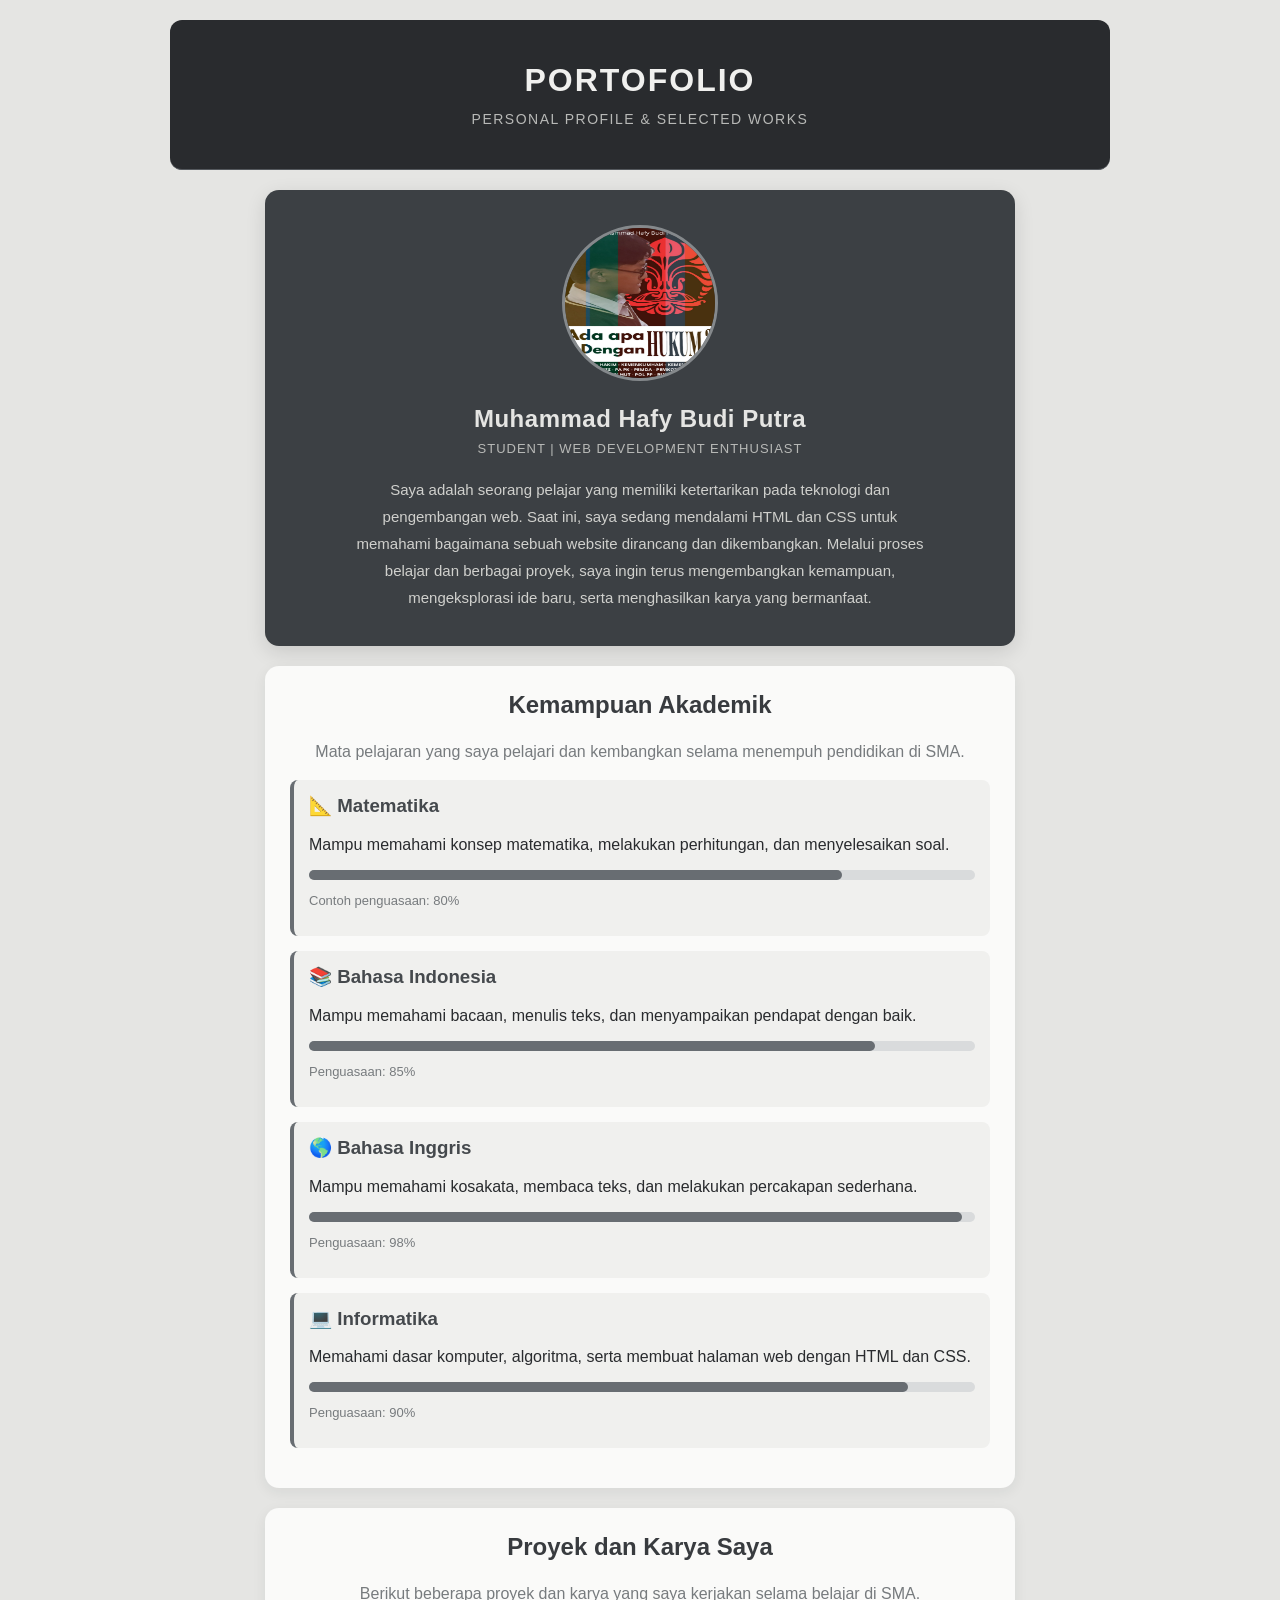
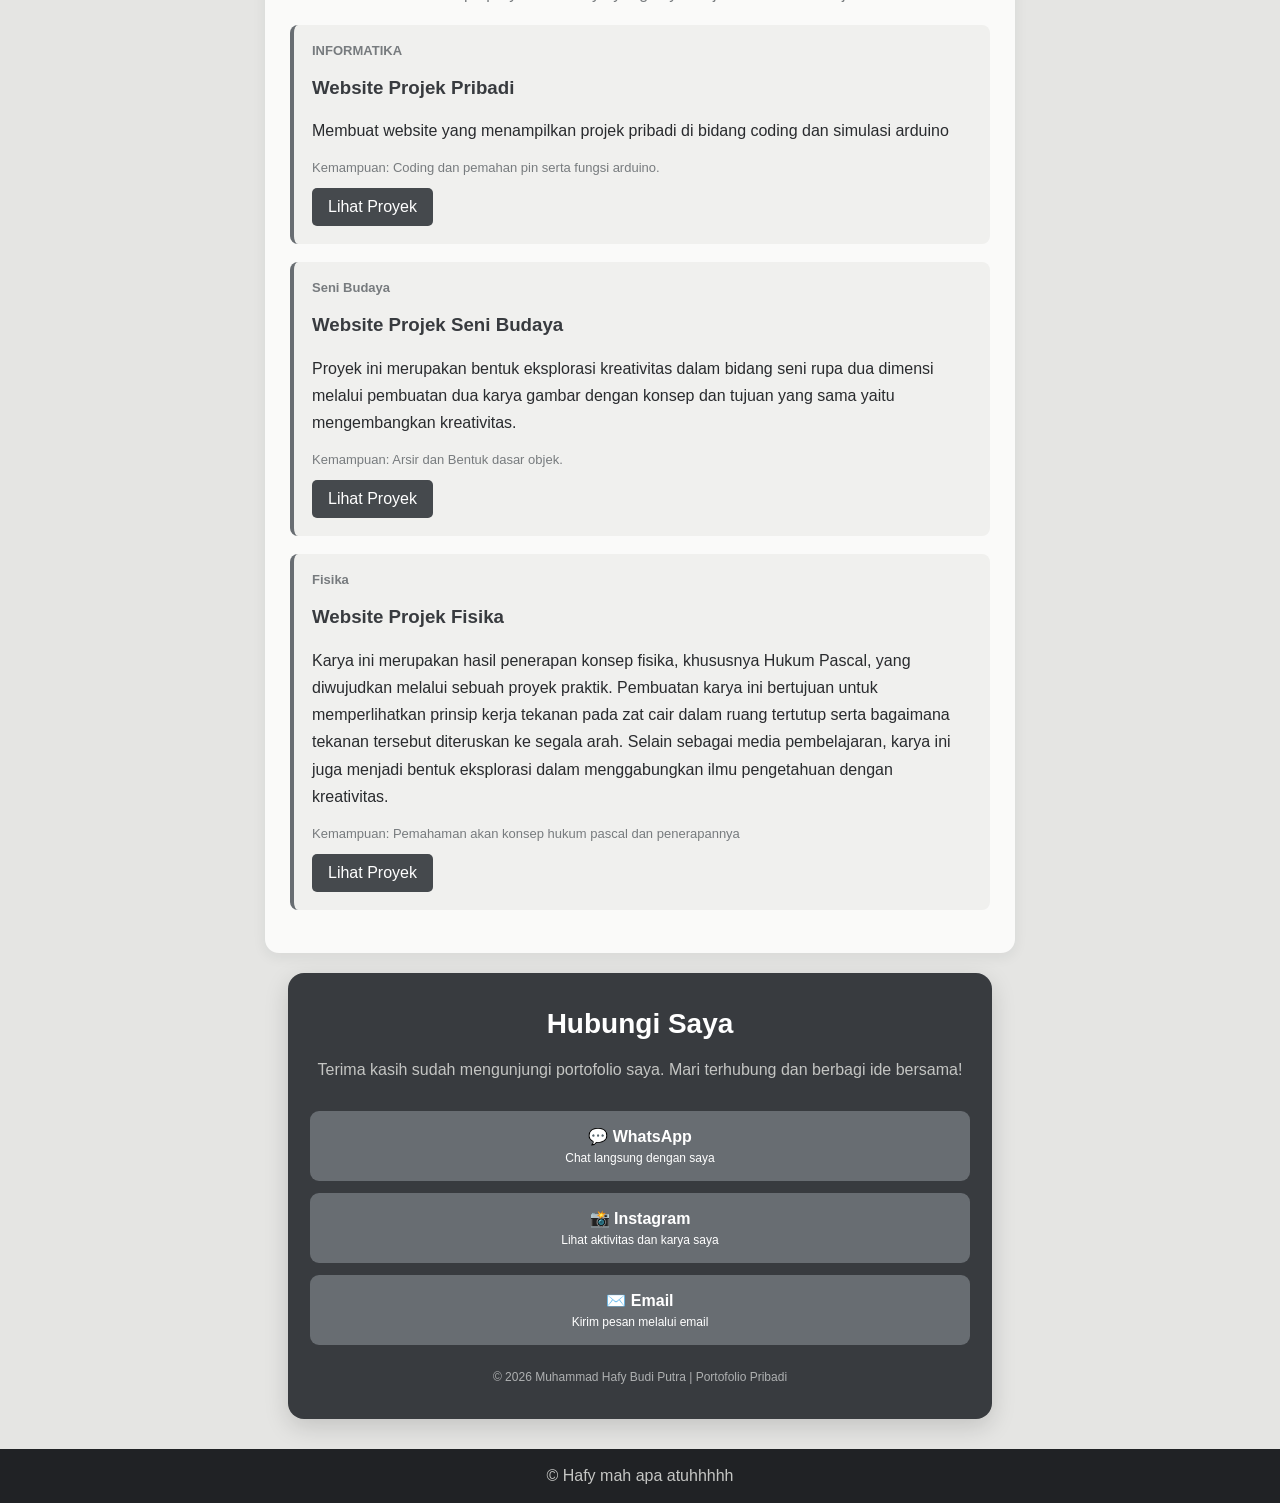
<file: index.html>
<!DOCTYPE html>
<html lang="id">
<head>
    <meta charset="UTF-8">
    <meta name="viewport" content="width=device-width, initial-scale=1.0">
    <title>Portofolio Pribadi</title>
</head>

<body style="
    margin: 0;
    font-family: Arial, sans-serif;
    background-color: #e5e5e3;
    color: #292b2e;
">

    <!-- Bagian Header -->
    <header style="
        background-color: #292b2e;
        color: #f0f0ee;
        text-align: center;
        margin: 20px auto;
        border-radius: 12px;
        max-width: 900px;
        padding: 42px 20px;
        border-bottom: 1px solid #55595e;
    ">
        <h1 style="
            margin: 0;
            font-size: 32px;
            font-weight: 600;
            letter-spacing: 2px;
        ">
            PORTOFOLIO
        </h1>

        <p style="
            margin: 12px 0 0;
            color: #b8b9b7;
            font-size: 14px;
            letter-spacing: 1.5px;
        ">
            PERSONAL PROFILE & SELECTED WORKS
        </p>
    </header>

    <!-- Bagian Profil -->
    <section style="
        text-align: center;
        padding: 35px 25px;
        background-color: #3c4044;
        color: #e5e5e3;
        margin: 20px auto;
        max-width: 700px;
        border-radius: 14px;
        box-shadow: 0 6px 20px rgba(0,0,0,0.12);
    ">
        <img
            src="hafy.png"
            alt="Foto profil"
            style="
                width: 150px;
                height: 150px;
                border-radius: 50%;
                border: 3px solid #85898c;
            "
        >

        <h2 style="
            color: #e5e5e3;
            margin-bottom: 8px;
            font-size: 24px;
            letter-spacing: 0.5px;
        ">
            Muhammad Hafy Budi Putra
        </h2>

        <p style="
            color: #b8b9b7;
            font-size: 13px;
            letter-spacing: 1px;
            margin-top: 0;
        ">
            STUDENT | WEB DEVELOPMENT ENTHUSIAST
        </p>

        <p style="
            line-height: 1.8;
            color: #d0d0cd;
            max-width: 570px;
            margin: 20px auto 0;
            font-size: 15px;
        ">
            Saya adalah seorang pelajar yang memiliki ketertarikan
            pada teknologi dan pengembangan web. Saat ini, saya
            sedang mendalami HTML dan CSS untuk memahami bagaimana
            sebuah website dirancang dan dikembangkan. Melalui
            proses belajar dan berbagai proyek, saya ingin terus
            mengembangkan kemampuan, mengeksplorasi ide baru,
            serta menghasilkan karya yang bermanfaat.
        </p>
    </section>

    <!-- Bagian Keahlian -->

    <!-- Bagian Kemampuan Akademik -->
    <section style="
        background-color: #fafaf9;
        padding: 25px;
        margin: 20px auto;
        max-width: 700px;
        border-radius: 14px;
        box-shadow: 0 4px 14px rgba(35,38,41,0.07);
    ">

        <h2 style="
            color: #383b3f;
            text-align: center;
            margin-top: 0;
        ">
            Kemampuan Akademik
        </h2>

        <p style="
            text-align: center;
            color: #777b7e;
            line-height: 1.6;
        ">
            Mata pelajaran yang saya pelajari dan
            kembangkan selama menempuh pendidikan di SMA.
        </p>

        <!-- Matematika -->
        <div style="
            background-color: #f0f0ee;
            padding: 15px;
            margin: 15px 0;
            border-radius: 8px;
            border-left: 4px solid #686d72;
        ">
            <h3 style="margin-top: 0; color: #45494d;">
                📐 Matematika
            </h3>
            <p>
                Mampu memahami konsep matematika,
                melakukan perhitungan, dan menyelesaikan soal.
            </p>
            <div style="
                background-color: #d9dbdc;
                height: 10px;
                border-radius: 10px;
            ">
                <div style="
                    background-color: #686d72;
                    width: 80%;
                    height: 10px;
                    border-radius: 10px;
                "></div>
            </div>
            <p style="font-size: 13px; color: #777b7e;">
                Contoh penguasaan: 80%
            </p>
        </div>

        <!-- Bahasa Indonesia -->
        <div style="
            background-color: #f0f0ee;
            padding: 15px;
            margin: 15px 0;
            border-radius: 8px;
            border-left: 4px solid #686d72;
        ">
            <h3 style="margin-top: 0; color: #45494d;">
                📚 Bahasa Indonesia
            </h3>
            <p>
                Mampu memahami bacaan, menulis teks,
                dan menyampaikan pendapat dengan baik.
            </p>
            <div style="
                background-color: #d9dbdc;
                height: 10px;
                border-radius: 10px;
            ">
                <div style="
                    background-color: #686d72;
                    width: 85%;
                    height: 10px;
                    border-radius: 10px;
                "></div>
            </div>
            <p style="font-size: 13px; color: #777b7e;">
                Penguasaan: 85%
            </p>
        </div>

        <!-- Bahasa Inggris -->
        <div style="
            background-color: #f0f0ee;
            padding: 15px;
            margin: 15px 0;
            border-radius: 8px;
            border-left: 4px solid #686d72;
        ">
            <h3 style="margin-top: 0; color: #45494d;">
                🌎 Bahasa Inggris
            </h3>
            <p>
                Mampu memahami kosakata, membaca teks,
                dan melakukan percakapan sederhana.
            </p>
            <div style="
                background-color: #d9dbdc;
                height: 10px;
                border-radius: 10px;
            ">
                <div style="
                    background-color: #686d72;
                    width: 98%;
                    height: 10px;
                    border-radius: 10px;
                "></div>
            </div>
            <p style="font-size: 13px; color: #777b7e;">
                Penguasaan: 98%
            </p>
        </div>

        <!-- Informatika -->
        <div style="
            background-color: #f0f0ee;
            padding: 15px;
            margin: 15px 0;
            border-radius: 8px;
            border-left: 4px solid #686d72;
        ">
            <h3 style="margin-top: 0; color: #45494d;">
                💻 Informatika
            </h3>
            <p>
                Memahami dasar komputer, algoritma,
                serta membuat halaman web dengan HTML dan CSS.
            </p>
            <div style="
                background-color: #d9dbdc;
                height: 10px;
                border-radius: 10px;
            ">
                <div style="
                    background-color: #686d72;
                    width: 90%;
                    height: 10px;
                    border-radius: 10px;
                "></div>
            </div>
            <p style="font-size: 13px; color: #777b7e;">
                Penguasaan: 90%
            </p>
        </div>

    </section>


    <!-- Bagian Proyek -->

    <!-- Bagian Proyek dan Karya Saya -->
    <section style="
        background-color: #fafaf9;
        padding: 25px;
        margin: 20px auto;
        max-width: 700px;
        border-radius: 14px;
        box-shadow: 0 4px 14px rgba(35,38,41,0.07);
    ">

        <h2 style="
            color: #383b3f;
            text-align: center;
            margin-top: 0;
        ">
            Proyek dan Karya Saya
        </h2>

        <p style="
            color: #777b7e;
            text-align: center;
            line-height: 1.6;
        ">
            Berikut beberapa proyek dan karya yang saya
            kerjakan selama belajar di SMA.
        </p>

        <!-- Proyek 1 -->
        <div style="
            background-color: #f0f0ee;
            padding: 18px;
            margin: 18px 0;
            border-radius: 8px;
            border-left: 4px solid #686d72;
        ">
            <p style="
                color: #777b7e;
                font-size: 13px;
                font-weight: bold;
                margin-top: 0;
            ">
                INFORMATIKA
            </p>

            <h3 style="color: #383b3f;">
                Website Projek Pribadi
            </h3>

            <p style="line-height: 1.7;">
                Membuat website yang menampilkan projek pribadi
                di bidang coding dan simulasi arduino
            </p>

            <p style="font-size: 13px; color: #777b7e;">
                Kemampuan: Coding dan pemahan pin serta fungsi arduino.
            </p>

            <a href="(page 2)hafy.html"
               style="
                   display: inline-block;
                   background-color: #45494d;
                   color: white;
                   padding: 10px 16px;
                   border-radius: 5px;
                   text-decoration: none;
               ">
                Lihat Proyek
            </a>
        </div>

 <!-- Proyek 2 -->
        <div style="
            background-color: #f0f0ee;
            padding: 18px;
            margin: 18px 0;
            border-radius: 8px;
            border-left: 4px solid #686d72;
        ">
            <p style="
                color: #777b7e;
                font-size: 13px;
                font-weight: bold;
                margin-top: 0;
            ">
                Seni Budaya
            </p>

            <h3 style="color: #383b3f;">
                Website Projek Seni Budaya
            </h3>

            <p style="line-height: 1.7;">
               Proyek ini merupakan bentuk eksplorasi kreativitas dalam bidang seni rupa dua dimensi melalui pembuatan dua karya gambar dengan konsep dan tujuan yang sama yaitu mengembangkan kreativitas.
            </p>

            <p style="font-size: 13px; color: #777b7e;">
                Kemampuan: Arsir dan Bentuk dasar objek.
            </p>

            <a href="karya2.html"
               style="
                   display: inline-block;
                   background-color: #45494d;
                   color: white;
                   padding: 10px 16px;
                   border-radius: 5px;
                   text-decoration: none;
               ">
                Lihat Proyek
            </a>
        </div>

         <!-- Proyek 3 -->
        <div style="
            background-color: #f0f0ee;
            padding: 18px;
            margin: 18px 0;
            border-radius: 8px;
            border-left: 4px solid #686d72;
        ">
            <p style="
                color: #777b7e;
                font-size: 13px;
                font-weight: bold;
                margin-top: 0;
            ">
                Fisika
            </p>

            <h3 style="color: #383b3f;">
                Website Projek Fisika
            </h3>

            <p style="line-height: 1.7;">
               Karya ini merupakan hasil penerapan konsep fisika, khususnya Hukum Pascal, yang diwujudkan melalui sebuah proyek praktik. Pembuatan karya ini bertujuan untuk memperlihatkan prinsip kerja tekanan pada zat cair dalam ruang tertutup serta bagaimana tekanan tersebut diteruskan ke segala arah. Selain sebagai media pembelajaran, karya ini juga menjadi bentuk eksplorasi dalam menggabungkan ilmu pengetahuan dengan kreativitas.
            </p>

            <p style="font-size: 13px; color: #777b7e;">
                Kemampuan: Pemahaman akan konsep hukum pascal dan penerapannya
                
            </p>

            <a href="(page 2)hafy.html"
               style="
                   display: inline-block;
                   background-color: #45494d;
                   color: white;
                   padding: 10px 16px;
                   border-radius: 5px;
                   text-decoration: none;
               ">
                Lihat Proyek
            </a>
        </div>
        
    </section>

    <!-- Bagian Kontak -->

    <!-- Bagian Hubungi Saya -->
    <section style="
        background-color: #383b3f;
        color: white;
        padding: 35px 22px;
        margin: 20px auto;
        max-width: 660px;
        border-radius: 16px;
        text-align: center;
        box-shadow: 0 8px 25px rgba(0,0,0,0.15);
    ">

        <h2 style="
            font-size: 28px;
            margin-top: 0;
            margin-bottom: 10px;
        ">
            Hubungi Saya
        </h2>

        <p style="
            color: #c4c5c3;
            line-height: 1.7;
            margin-bottom: 28px;
        ">
            Terima kasih sudah mengunjungi portofolio saya.
            Mari terhubung dan berbagi ide bersama!
        </p>

        <!-- Tombol WhatsApp -->
        <a
            href="https://wa.me/6281283966494"
            target="_blank"
            rel="noopener noreferrer"
            style="
                display: block;
                background-color: #686d72;
                color: white;
                padding: 16px;
                margin: 12px 0;
                border-radius: 9px;
                text-decoration: none;
                font-size: 16px;
                font-weight: bold;
            "
        >
            💬 WhatsApp
            <span style="
                display: block;
                font-size: 12px;
                font-weight: normal;
                margin-top: 5px;
            ">
                Chat langsung dengan saya
            </span>
        </a>

        <!-- Tombol Instagram -->
        <a
            href="https://www.instagram.com/piputraw"
            target="_blank"
            rel="noopener noreferrer"
            style="
                display: block;
                background-color: #686d72;
                color: white;
                padding: 16px;
                margin: 12px 0;
                border-radius: 9px;
                text-decoration: none;
                font-size: 16px;
                font-weight: bold;
            "
        >
            📸 Instagram
            <span style="
                display: block;
                font-size: 12px;
                font-weight: normal;
                margin-top: 5px;
            ">
                Lihat aktivitas dan karya saya
            </span>
        </a>

        <!-- Tombol Email -->
        <a
            href="mailto:muhamadhafybp@gmail.com"
            style="
                display: block;
                background-color: #686d72;
                color: white;
                padding: 16px;
                margin: 12px 0;
                border-radius: 9px;
                text-decoration: none;
                font-size: 16px;
                font-weight: bold;
            "
        >
            ✉️ Email
            <span style="
                display: block;
                font-size: 12px;
                font-weight: normal;
                margin-top: 5px;
            ">
                Kirim pesan melalui email
            </span>
        </a>

        <p style="
            color: #aeb0b1;
            font-size: 12px;
            margin-top: 25px;
            margin-bottom: 0;
        ">
            © 2026 Muhammad Hafy Budi Putra | Portofolio Pribadi
        </p>

    </section>


    <!-- Bagian Footer -->
    <footer style="
        background-color: #202225;
        color: #c4c5c3;
        text-align: center;
        padding: 18px;
        margin-top: 30px;
    ">
        <p style="margin: 0;">
            &copy; Hafy mah apa atuhhhhh
        </p>
    </footer>

</body>
</html>
</file>
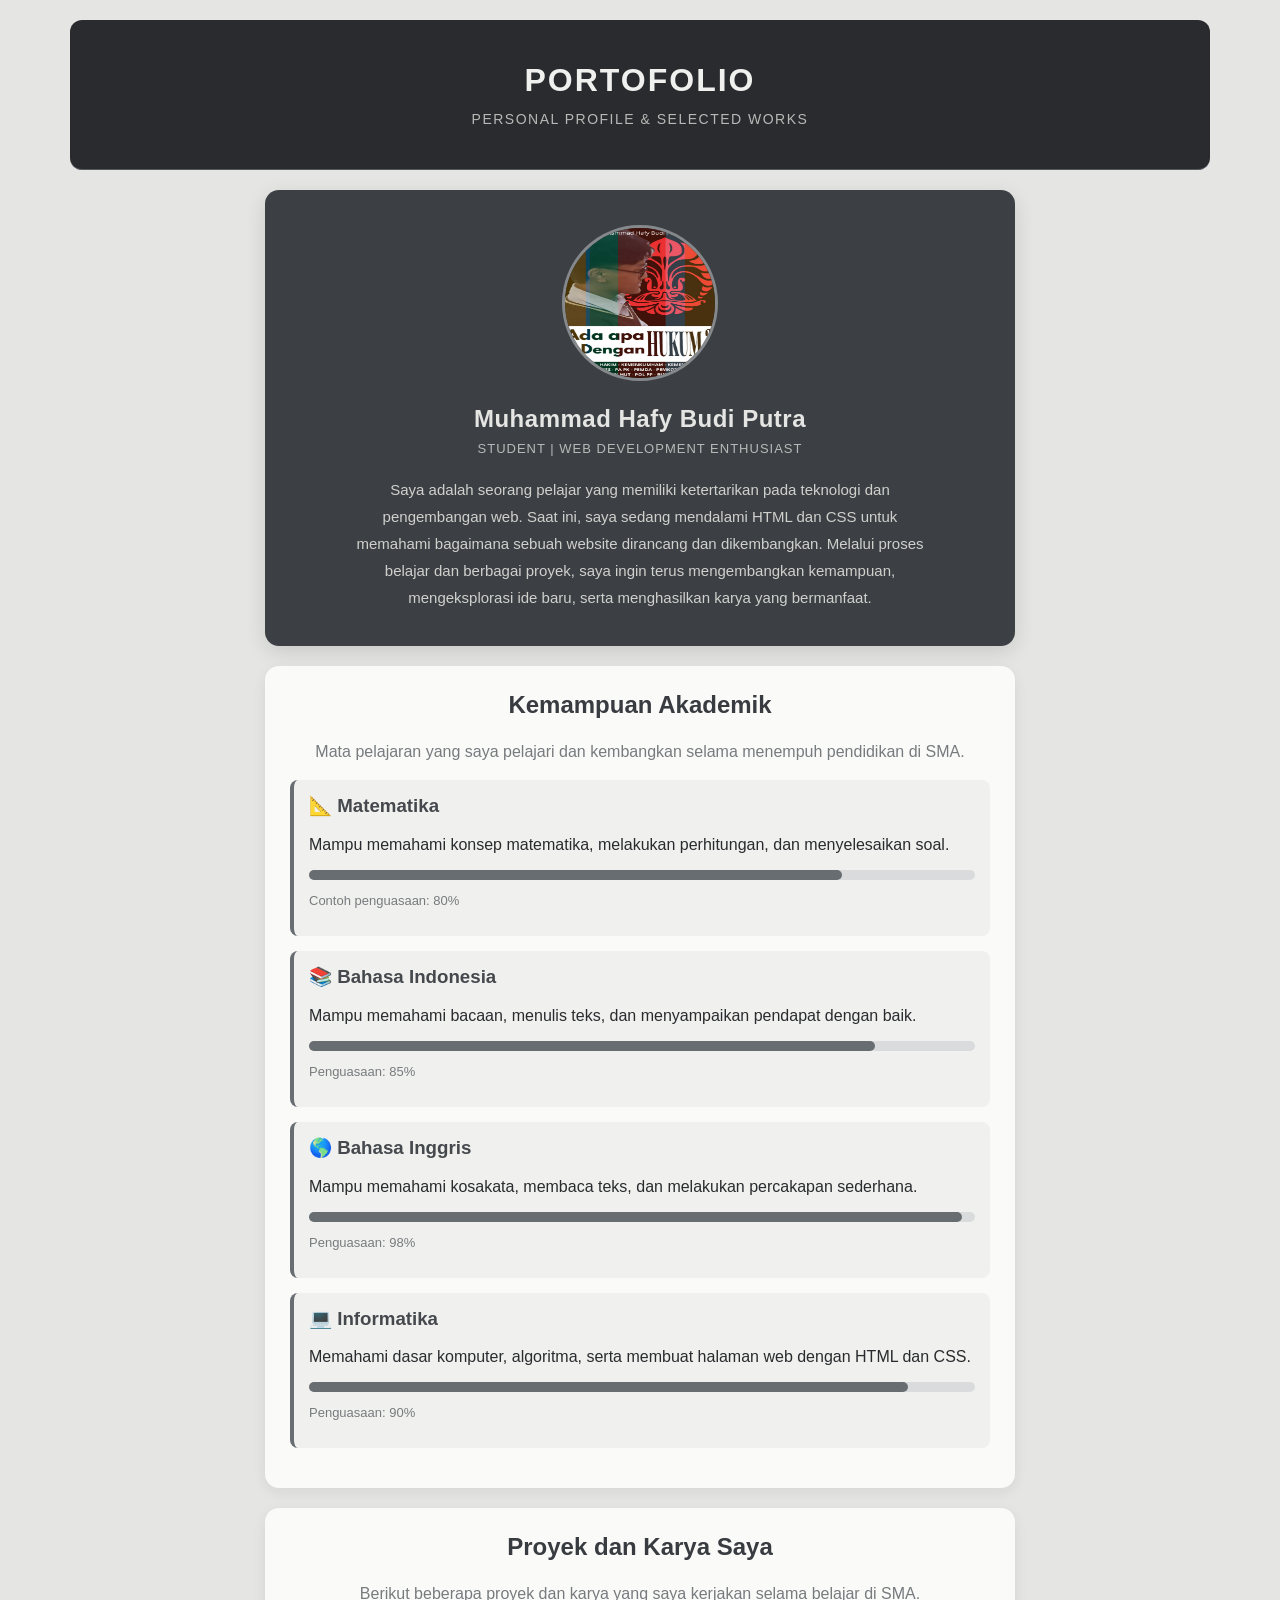
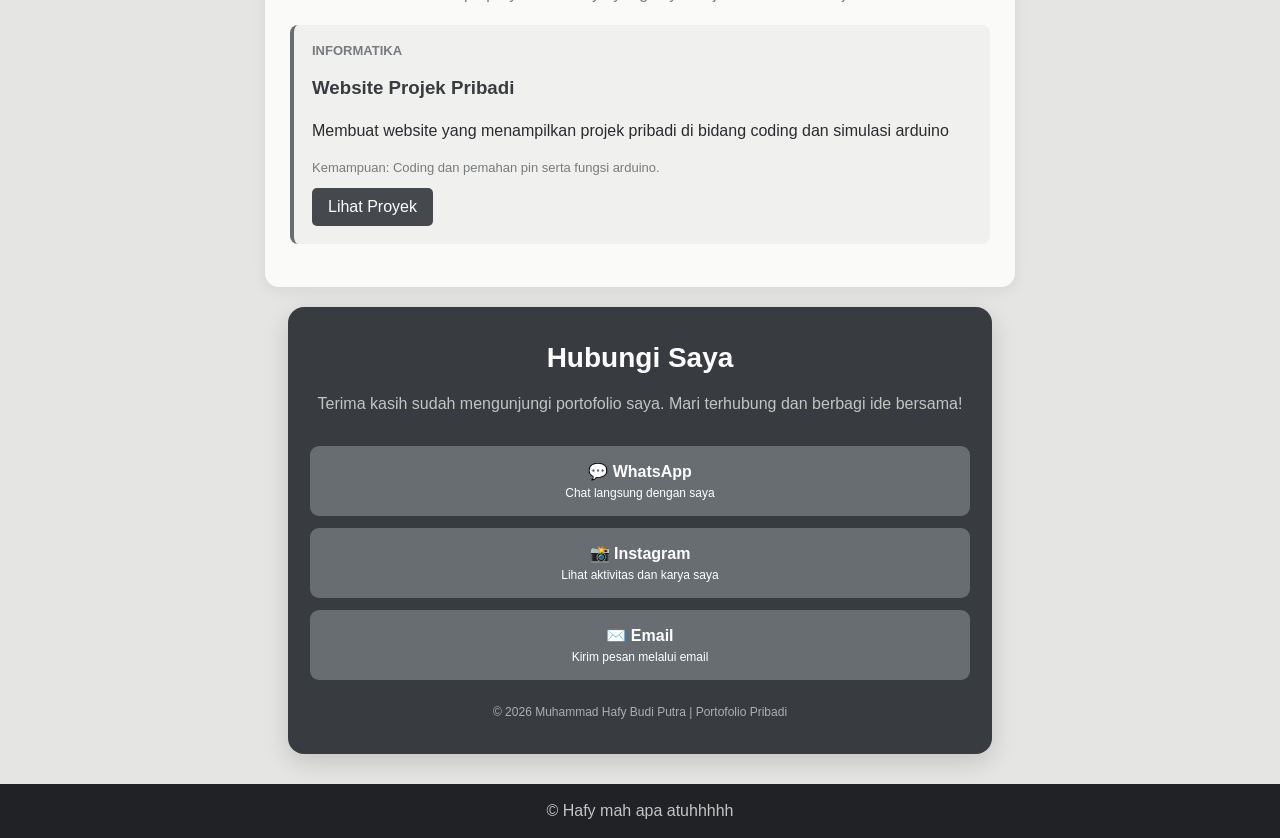
<file: (page 1)index.html>
<!DOCTYPE html>
<html lang="id">
<head>
    <meta charset="UTF-8">
    <meta name="viewport" content="width=device-width, initial-scale=1.0">
    <title>Portofolio Pribadi</title>
</head>

<body style="
    margin: 0;
    font-family: Arial, sans-serif;
    background-color: #e5e5e3;
    color: #292b2e;
">

    <!-- Bagian Header -->
    <header style="
        background-color: #292b2e;
        color: #f0f0ee;
        text-align: center;
        margin: 20px auto;
        border-radius: 12px;
        max-width: 1100px;
        padding: 42px 20px;
        border-bottom: 1px solid #55595e;
    ">
        <h1 style="
            margin: 0;
            font-size: 32px;
            font-weight: 600;
            letter-spacing: 2px;
        ">
            PORTOFOLIO
        </h1>

        <p style="
            margin: 12px 0 0;
            color: #b8b9b7;
            font-size: 14px;
            letter-spacing: 1.5px;
        ">
            PERSONAL PROFILE & SELECTED WORKS
        </p>
    </header>

    <!-- Bagian Profil -->
    <section style="
        text-align: center;
        padding: 35px 25px;
        background-color: #3c4044;
        color: #e5e5e3;
        margin: 20px auto;
        max-width: 700px;
        border-radius: 14px;
        box-shadow: 0 6px 20px rgba(0,0,0,0.12);
    ">
        <img
            src="hafy.png"
            alt="Foto profil"
            style="
                width: 150px;
                height: 150px;
                border-radius: 50%;
                border: 3px solid #85898c;
            "
        >

        <h2 style="
            color: #e5e5e3;
            margin-bottom: 8px;
            font-size: 24px;
            letter-spacing: 0.5px;
        ">
            Muhammad Hafy Budi Putra
        </h2>

        <p style="
            color: #b8b9b7;
            font-size: 13px;
            letter-spacing: 1px;
            margin-top: 0;
        ">
            STUDENT | WEB DEVELOPMENT ENTHUSIAST
        </p>

        <p style="
            line-height: 1.8;
            color: #d0d0cd;
            max-width: 570px;
            margin: 20px auto 0;
            font-size: 15px;
        ">
            Saya adalah seorang pelajar yang memiliki ketertarikan
            pada teknologi dan pengembangan web. Saat ini, saya
            sedang mendalami HTML dan CSS untuk memahami bagaimana
            sebuah website dirancang dan dikembangkan. Melalui
            proses belajar dan berbagai proyek, saya ingin terus
            mengembangkan kemampuan, mengeksplorasi ide baru,
            serta menghasilkan karya yang bermanfaat.
        </p>
    </section>

    <!-- Bagian Keahlian -->

    <!-- Bagian Kemampuan Akademik -->
    <section style="
        background-color: #fafaf9;
        padding: 25px;
        margin: 20px auto;
        max-width: 700px;
        border-radius: 14px;
        box-shadow: 0 4px 14px rgba(35,38,41,0.07);
    ">

        <h2 style="
            color: #383b3f;
            text-align: center;
            margin-top: 0;
        ">
            Kemampuan Akademik
        </h2>

        <p style="
            text-align: center;
            color: #777b7e;
            line-height: 1.6;
        ">
            Mata pelajaran yang saya pelajari dan
            kembangkan selama menempuh pendidikan di SMA.
        </p>

        <!-- Matematika -->
        <div style="
            background-color: #f0f0ee;
            padding: 15px;
            margin: 15px 0;
            border-radius: 8px;
            border-left: 4px solid #686d72;
        ">
            <h3 style="margin-top: 0; color: #45494d;">
                📐 Matematika
            </h3>
            <p>
                Mampu memahami konsep matematika,
                melakukan perhitungan, dan menyelesaikan soal.
            </p>
            <div style="
                background-color: #d9dbdc;
                height: 10px;
                border-radius: 10px;
            ">
                <div style="
                    background-color: #686d72;
                    width: 80%;
                    height: 10px;
                    border-radius: 10px;
                "></div>
            </div>
            <p style="font-size: 13px; color: #777b7e;">
                Contoh penguasaan: 80%
            </p>
        </div>

        <!-- Bahasa Indonesia -->
        <div style="
            background-color: #f0f0ee;
            padding: 15px;
            margin: 15px 0;
            border-radius: 8px;
            border-left: 4px solid #686d72;
        ">
            <h3 style="margin-top: 0; color: #45494d;">
                📚 Bahasa Indonesia
            </h3>
            <p>
                Mampu memahami bacaan, menulis teks,
                dan menyampaikan pendapat dengan baik.
            </p>
            <div style="
                background-color: #d9dbdc;
                height: 10px;
                border-radius: 10px;
            ">
                <div style="
                    background-color: #686d72;
                    width: 85%;
                    height: 10px;
                    border-radius: 10px;
                "></div>
            </div>
            <p style="font-size: 13px; color: #777b7e;">
                Penguasaan: 85%
            </p>
        </div>

        <!-- Bahasa Inggris -->
        <div style="
            background-color: #f0f0ee;
            padding: 15px;
            margin: 15px 0;
            border-radius: 8px;
            border-left: 4px solid #686d72;
        ">
            <h3 style="margin-top: 0; color: #45494d;">
                🌎 Bahasa Inggris
            </h3>
            <p>
                Mampu memahami kosakata, membaca teks,
                dan melakukan percakapan sederhana.
            </p>
            <div style="
                background-color: #d9dbdc;
                height: 10px;
                border-radius: 10px;
            ">
                <div style="
                    background-color: #686d72;
                    width: 98%;
                    height: 10px;
                    border-radius: 10px;
                "></div>
            </div>
            <p style="font-size: 13px; color: #777b7e;">
                Penguasaan: 98%
            </p>
        </div>

        <!-- Informatika -->
        <div style="
            background-color: #f0f0ee;
            padding: 15px;
            margin: 15px 0;
            border-radius: 8px;
            border-left: 4px solid #686d72;
        ">
            <h3 style="margin-top: 0; color: #45494d;">
                💻 Informatika
            </h3>
            <p>
                Memahami dasar komputer, algoritma,
                serta membuat halaman web dengan HTML dan CSS.
            </p>
            <div style="
                background-color: #d9dbdc;
                height: 10px;
                border-radius: 10px;
            ">
                <div style="
                    background-color: #686d72;
                    width: 90%;
                    height: 10px;
                    border-radius: 10px;
                "></div>
            </div>
            <p style="font-size: 13px; color: #777b7e;">
                Penguasaan: 90%
            </p>
        </div>

    </section>


    <!-- Bagian Proyek -->

    <!-- Bagian Proyek dan Karya Saya -->
    <section style="
        background-color: #fafaf9;
        padding: 25px;
        margin: 20px auto;
        max-width: 700px;
        border-radius: 14px;
        box-shadow: 0 4px 14px rgba(35,38,41,0.07);
    ">

        <h2 style="
            color: #383b3f;
            text-align: center;
            margin-top: 0;
        ">
            Proyek dan Karya Saya
        </h2>

        <p style="
            color: #777b7e;
            text-align: center;
            line-height: 1.6;
        ">
            Berikut beberapa proyek dan karya yang saya
            kerjakan selama belajar di SMA.
        </p>

        <!-- Proyek 1 -->
        <div style="
            background-color: #f0f0ee;
            padding: 18px;
            margin: 18px 0;
            border-radius: 8px;
            border-left: 4px solid #686d72;
        ">
            <p style="
                color: #777b7e;
                font-size: 13px;
                font-weight: bold;
                margin-top: 0;
            ">
                INFORMATIKA
            </p>

            <h3 style="color: #383b3f;">
                Website Projek Pribadi
            </h3>

            <p style="line-height: 1.7;">
                Membuat website yang menampilkan projek pribadi
                di bidang coding dan simulasi arduino
            </p>

            <p style="font-size: 13px; color: #777b7e;">
                Kemampuan: Coding dan pemahan pin serta fungsi arduino.
            </p>

            <a href="(page 2)hafy.html"
               style="
                   display: inline-block;
                   background-color: #45494d;
                   color: white;
                   padding: 10px 16px;
                   border-radius: 5px;
                   text-decoration: none;
               ">
                Lihat Proyek
            </a>
        </div>

    </section>

    <!-- Bagian Kontak -->

    <!-- Bagian Hubungi Saya -->
    <section style="
        background-color: #383b3f;
        color: white;
        padding: 35px 22px;
        margin: 20px auto;
        max-width: 660px;
        border-radius: 16px;
        text-align: center;
        box-shadow: 0 8px 25px rgba(0,0,0,0.15);
    ">

        <h2 style="
            font-size: 28px;
            margin-top: 0;
            margin-bottom: 10px;
        ">
            Hubungi Saya
        </h2>

        <p style="
            color: #c4c5c3;
            line-height: 1.7;
            margin-bottom: 28px;
        ">
            Terima kasih sudah mengunjungi portofolio saya.
            Mari terhubung dan berbagi ide bersama!
        </p>

        <!-- Tombol WhatsApp -->
        <a
            href="https://wa.me/6281283966494"
            target="_blank"
            rel="noopener noreferrer"
            style="
                display: block;
                background-color: #686d72;
                color: white;
                padding: 16px;
                margin: 12px 0;
                border-radius: 9px;
                text-decoration: none;
                font-size: 16px;
                font-weight: bold;
            "
        >
            💬 WhatsApp
            <span style="
                display: block;
                font-size: 12px;
                font-weight: normal;
                margin-top: 5px;
            ">
                Chat langsung dengan saya
            </span>
        </a>

        <!-- Tombol Instagram -->
        <a
            href="https://www.instagram.com/piputraw"
            target="_blank"
            rel="noopener noreferrer"
            style="
                display: block;
                background-color: #686d72;
                color: white;
                padding: 16px;
                margin: 12px 0;
                border-radius: 9px;
                text-decoration: none;
                font-size: 16px;
                font-weight: bold;
            "
        >
            📸 Instagram
            <span style="
                display: block;
                font-size: 12px;
                font-weight: normal;
                margin-top: 5px;
            ">
                Lihat aktivitas dan karya saya
            </span>
        </a>

        <!-- Tombol Email -->
        <a
            href="mailto:muhamadhafybp@gmail.com"
            style="
                display: block;
                background-color: #686d72;
                color: white;
                padding: 16px;
                margin: 12px 0;
                border-radius: 9px;
                text-decoration: none;
                font-size: 16px;
                font-weight: bold;
            "
        >
            ✉️ Email
            <span style="
                display: block;
                font-size: 12px;
                font-weight: normal;
                margin-top: 5px;
            ">
                Kirim pesan melalui email
            </span>
        </a>

        <p style="
            color: #aeb0b1;
            font-size: 12px;
            margin-top: 25px;
            margin-bottom: 0;
        ">
            © 2026 Muhammad Hafy Budi Putra | Portofolio Pribadi
        </p>

    </section>


    <!-- Bagian Footer -->
    <footer style="
        background-color: #202225;
        color: #c4c5c3;
        text-align: center;
        padding: 18px;
        margin-top: 30px;
    ">
        <p style="margin: 0;">
            &copy; Hafy mah apa atuhhhhh
        </p>
    </footer>

</body>
</html>
</file>
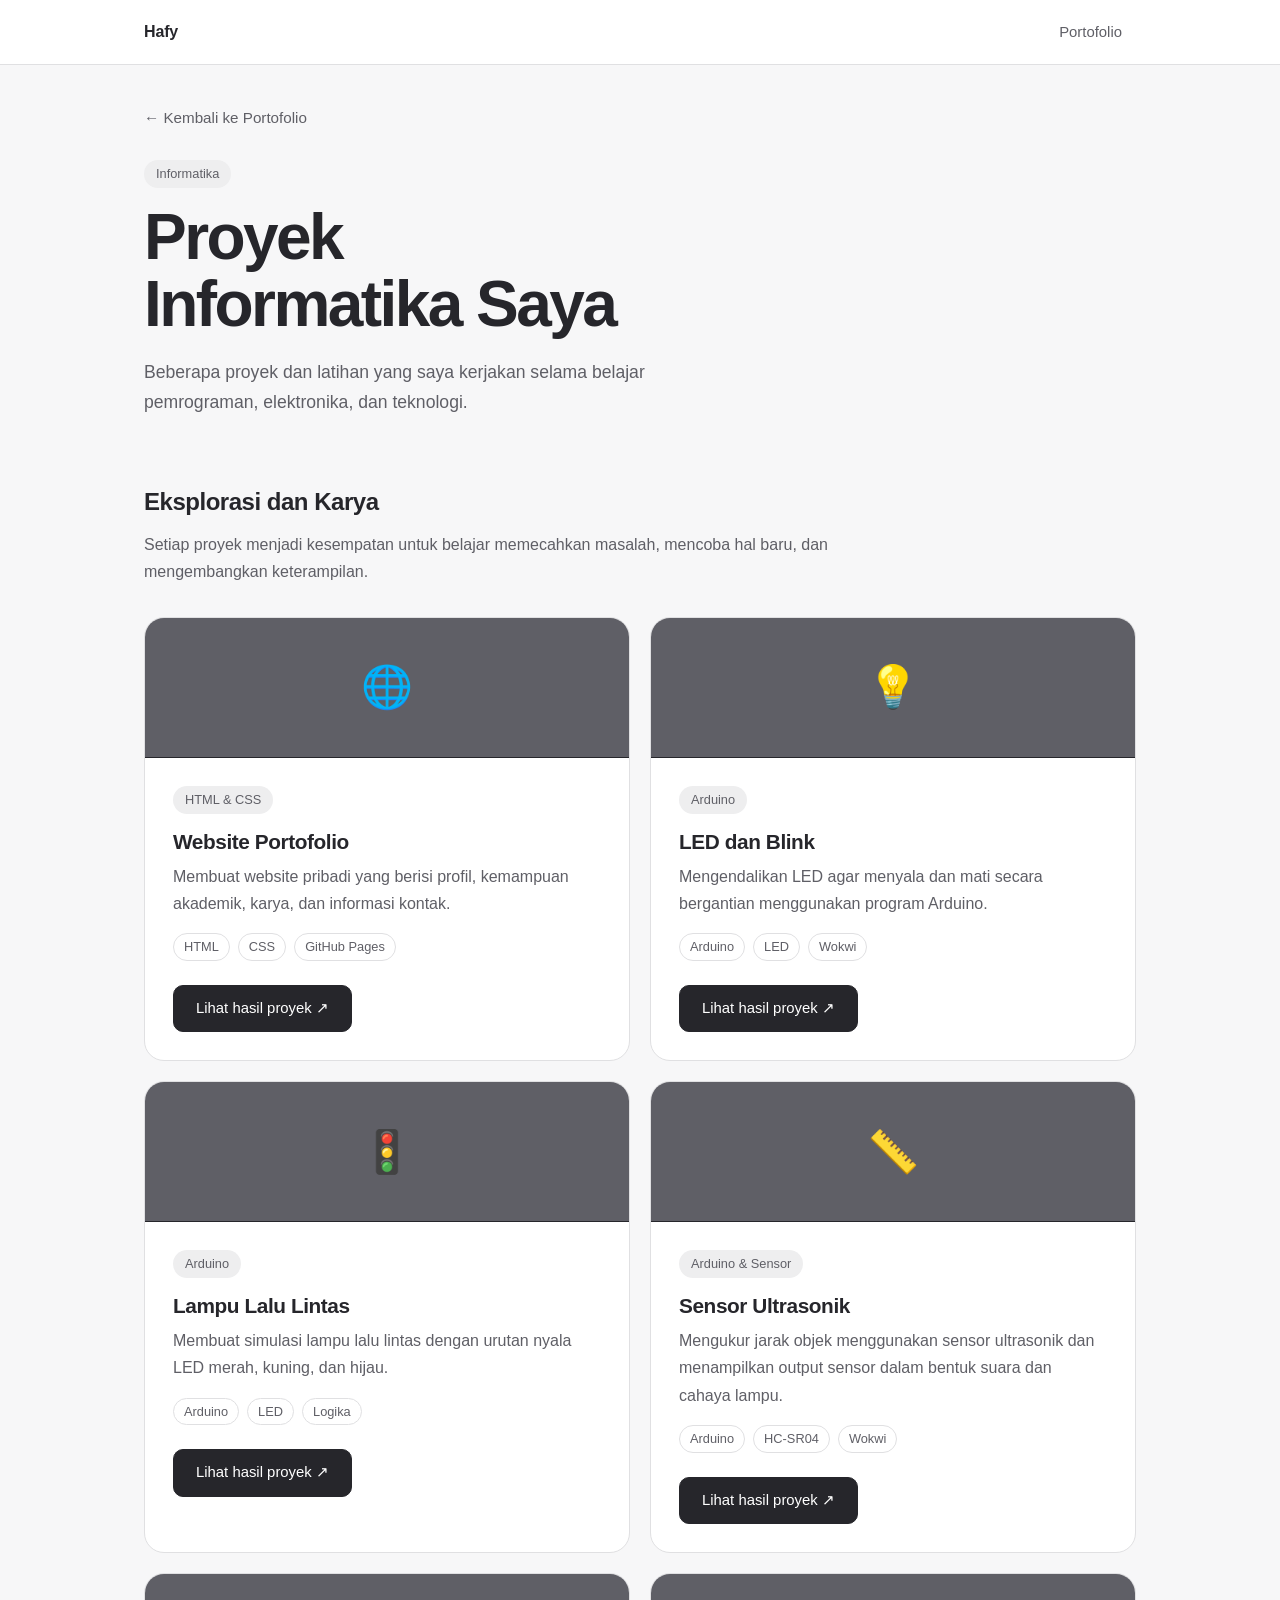
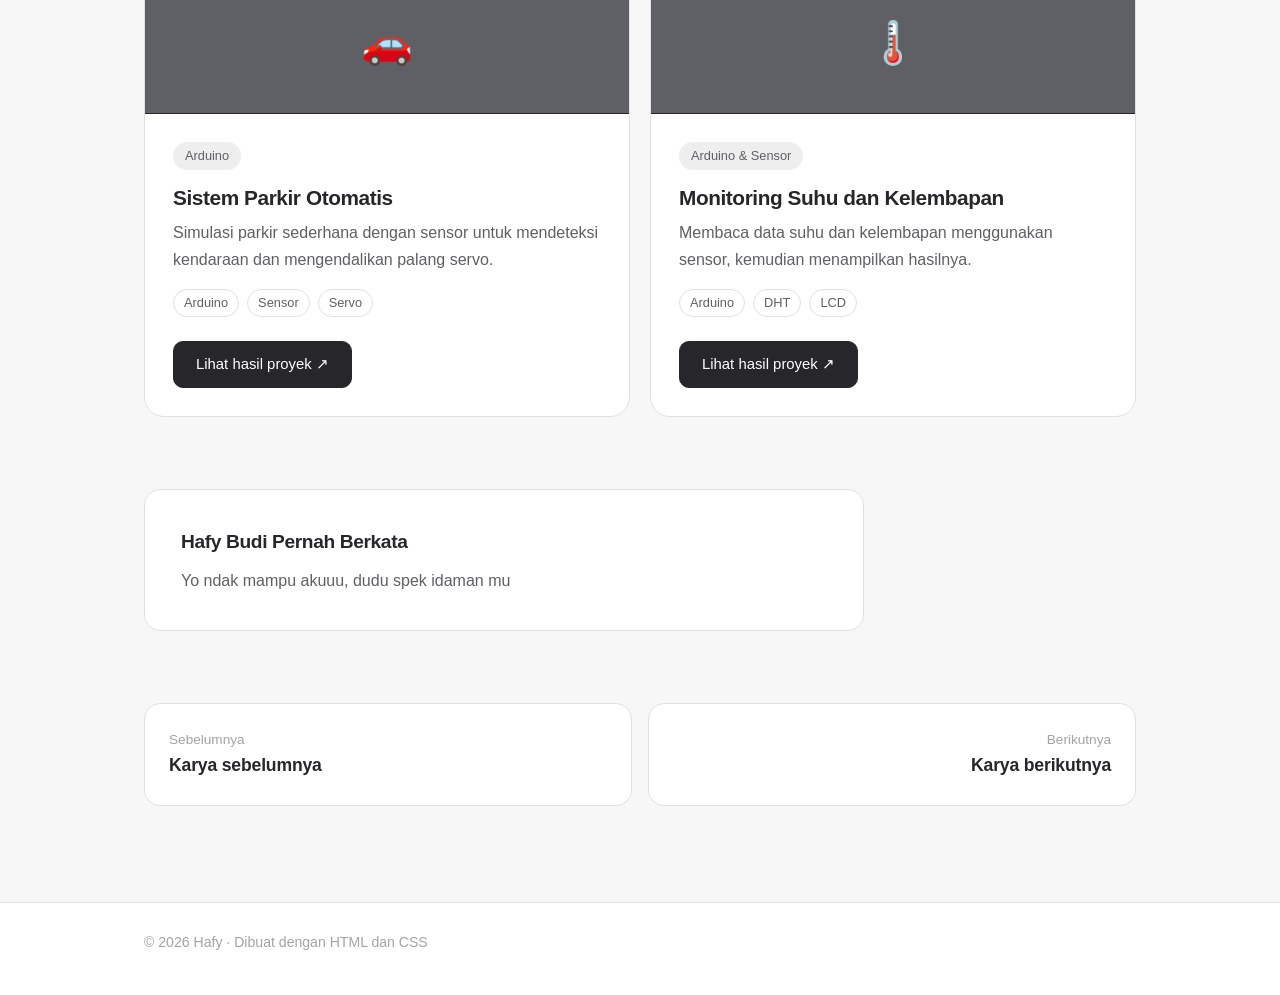
<file: (page 2)hafy.html>
<!DOCTYPE html>
<html lang="id">
<head>
<meta charset="UTF-8">
<meta name="viewport" content="width=device-width, initial-scale=1">
<meta name="description" content="Kumpulan proyek Informatika saya.">
<title>Proyek Informatika Saya</title>
<style>
  :root {
    --white: #ffffff;
    --gray-50: #f7f7f8;
    --gray-100: #eeeeef;
    --gray-200: #e0e0e2;
    --gray-400: #a3a3a8;
    --gray-600: #5f5f66;
    --ink: #26262b;
  }
  * { box-sizing: border-box; margin: 0; padding: 0; }
  body {
    background: var(--gray-50);
    color: var(--ink);
    font-family: "Segoe UI", "Helvetica Neue", Arial, sans-serif;
    line-height: 1.7;
  }
  a { color: inherit; }
  a:focus-visible { outline: 2px solid var(--ink); outline-offset: 3px; }
  .wrap { max-width: 1040px; margin: 0 auto; padding: 0 24px; }

  /* Navigasi */
  .topbar { background: var(--white); border-bottom: 1px solid var(--gray-200); }
  .topbar .wrap { display: flex; justify-content: space-between; align-items: center; height: 64px; }
  .brand { font-weight: 700; text-decoration: none; letter-spacing: -0.01em; }
  .topbar nav a {
    text-decoration: none; color: var(--gray-600);
    padding: 6px 14px; border-radius: 999px; font-size: 0.93rem;
  }
  .topbar nav a:hover { background: var(--gray-100); color: var(--ink); }

  .back {
    display: inline-block; margin-top: 40px; text-decoration: none;
    color: var(--gray-600); font-size: 0.95rem;
  }
  .back:hover { color: var(--ink); }

  /* Judul halaman */
  .head { padding: 28px 0 24px; }
  .cat {
    display: inline-block; font-size: 0.8rem; padding: 3px 12px;
    border-radius: 999px; background: var(--gray-100); color: var(--gray-600);
  }
  .head h1 {
    margin-top: 16px; max-width: 14ch;
    font-size: clamp(2.2rem, 6vw, 4rem);
    font-weight: 800; letter-spacing: -0.04em; line-height: 1.05;
  }
  .head .lead { margin-top: 20px; max-width: 56ch; color: var(--gray-600); font-size: 1.1rem; }

  /* Pengantar */
  .intro { padding: 40px 0 32px; max-width: 720px; }
  .intro h2 { font-size: 1.5rem; letter-spacing: -0.02em; margin-bottom: 8px; }
  .intro p { color: var(--gray-600); }

  /* Daftar proyek */
  .grid { display: grid; grid-template-columns: repeat(2, 1fr); gap: 20px; }
  .card {
    background: var(--white); border: 1px solid var(--gray-200);
    border-radius: 20px; overflow: hidden;
    display: flex; flex-direction: column;
    transition: border-color .2s;
  }
  .card:hover { border-color: var(--gray-400); }
 .visual {
  height: 140px; display: grid; place-items: center;
  background: #5f5f66; border-bottom: 1px solid var(--ink);
  font-size: 2.6rem;
  }
  .card-body { padding: 28px; display: flex; flex-direction: column; flex: 1; }
  .card h3 { margin-top: 14px; font-size: 1.3rem; letter-spacing: -0.02em; line-height: 1.3; }
  .card p { margin-top: 8px; color: var(--gray-600); }
  .tags { margin-top: 16px; display: flex; flex-wrap: wrap; gap: 8px; }
  .tags span {
    font-size: 0.8rem; padding: 2px 10px; border-radius: 999px;
    border: 1px solid var(--gray-200); color: var(--gray-600);
  }
  .card .link {
    margin-top: auto; align-self: flex-start; text-decoration: none;
    padding: 10px 22px; border-radius: 10px; font-size: 0.93rem;
    background: var(--ink); color: var(--white); border: 1px solid var(--ink);
    transition: background .2s, color .2s;
  }
  .card .tags + .link { margin-top: 24px; }
  .card .link:hover { background: var(--white); color: var(--ink); }

  /* Catatan */
  .note {
    margin-top: 72px; padding: 36px; max-width: 720px;
    background: var(--white); border: 1px solid var(--gray-200); border-radius: 16px;
  }
  .note h2 { font-size: 1.2rem; letter-spacing: -0.02em; }
  .note p { margin-top: 8px; color: var(--gray-600); }

  /* Navigasi antar karya */
  .pager { margin-top: 72px; display: grid; grid-template-columns: 1fr 1fr; gap: 16px; padding-bottom: 96px; }
  .pager a {
    text-decoration: none; padding: 24px; border-radius: 16px;
    background: var(--white); border: 1px solid var(--gray-200);
    transition: border-color .2s;
  }
  .pager a:hover { border-color: var(--gray-400); }
  .pager small { display: block; color: var(--gray-400); font-size: 0.85rem; }
  .pager strong { font-size: 1.1rem; letter-spacing: -0.01em; }
  .pager a:last-child { text-align: right; }

  footer { padding: 28px 0 40px; color: var(--gray-400); font-size: 0.88rem; background: var(--white); border-top: 1px solid var(--gray-200); }
  footer .wrap { display: flex; flex-wrap: wrap; justify-content: space-between; gap: 8px; }
  footer a { text-decoration: none; }
  footer a:hover { color: var(--ink); }

  @media (max-width: 760px) {
    .grid { grid-template-columns: 1fr; }
    .pager { grid-template-columns: 1fr; }
    .pager a:last-child { text-align: left; }
    .note { padding: 28px 24px; }
  }
  @media (prefers-reduced-motion: reduce) {
    .card, .card .link, .pager a { transition: none; }
  }
</style>
</head>
<body>

<div class="topbar">
  <div class="wrap">
    <a class="brand" href="index.html">Hafy</a>
    <nav><a href="index.html">Portofolio</a></nav>
  </div>
</div>

<main class="wrap">
  <a class="back" href="index.html">&larr; Kembali ke Portofolio</a>

  <section class="head">
    <span class="cat">Informatika</span>
    <h1>Proyek Informatika Saya</h1>
    <p class="lead">Beberapa proyek dan latihan yang saya kerjakan selama belajar pemrograman, elektronika, dan teknologi.</p>
  </section>

  <section class="intro">
    <h2>Eksplorasi dan Karya</h2>
    <p>Setiap proyek menjadi kesempatan untuk belajar memecahkan masalah, mencoba hal baru, dan mengembangkan keterampilan.</p>
  </section>

  <section class="grid" aria-label="Daftar proyek Informatika">

    <article class="card">
      <div class="visual" aria-hidden="true">🌐</div>
      <div class="card-body">
        <span class="cat" style="align-self:flex-start">HTML &amp; CSS</span>
        <h3>Website Portofolio</h3>
        <p>Membuat website pribadi yang berisi profil, kemampuan akademik, karya, dan informasi kontak.</p>
        <div class="tags"><span>HTML</span><span>CSS</span><span>GitHub Pages</span></div>
        <a class="link" href="index.html">Lihat hasil proyek ↗</a>
      </div>
    </article>

    <article class="card">
      <div class="visual" aria-hidden="true">💡</div>
      <div class="card-body">
        <span class="cat" style="align-self:flex-start">Arduino</span>
        <h3>LED dan Blink</h3>
        <p>Mengendalikan LED agar menyala dan mati secara bergantian menggunakan program Arduino.</p>
        <div class="tags"><span>Arduino</span><span>LED</span><span>Wokwi</span></div>
        <a class="link" href="https://wokwi.com/projects/481664865857528833">Lihat hasil proyek ↗</a>
      </div>
    </article>

    <article class="card">
      <div class="visual" aria-hidden="true">🚦</div>
      <div class="card-body">
        <span class="cat" style="align-self:flex-start">Arduino</span>
        <h3>Lampu Lalu Lintas</h3>
        <p>Membuat simulasi lampu lalu lintas dengan urutan nyala LED merah, kuning, dan hijau.</p>
        <div class="tags"><span>Arduino</span><span>LED</span><span>Logika</span></div>
        <a class="link" href="https://wokwi.com/projects/481664558682316801">Lihat hasil proyek ↗</a>
      </div>
    </article>

    <article class="card">
      <div class="visual" aria-hidden="true">📏</div>
      <div class="card-body">
        <span class="cat" style="align-self:flex-start">Arduino &amp; Sensor</span>
        <h3>Sensor Ultrasonik</h3>
        <p>Mengukur jarak objek menggunakan sensor ultrasonik dan menampilkan output sensor dalam bentuk suara dan cahaya lampu.</p>
        <div class="tags"><span>Arduino</span><span>HC-SR04</span><span>Wokwi</span></div>
        <a class="link" href="https://wokwi.com/projects/481666622289014785">Lihat hasil proyek ↗</a>
      </div>
    </article>

    <article class="card">
      <div class="visual" aria-hidden="true">🚗</div>
      <div class="card-body">
        <span class="cat" style="align-self:flex-start">Arduino</span>
        <h3>Sistem Parkir Otomatis</h3>
        <p>Simulasi parkir sederhana dengan sensor untuk mendeteksi kendaraan dan mengendalikan palang servo.</p>
        <div class="tags"><span>Arduino</span><span>Sensor</span><span>Servo</span></div>
        <a class="link" href="https://wokwi.com/projects/481667066561412097">Lihat hasil proyek ↗</a>
      </div>
    </article>

    <article class="card">
      <div class="visual" aria-hidden="true">🌡️</div>
      <div class="card-body">
        <span class="cat" style="align-self:flex-start">Arduino &amp; Sensor</span>
        <h3>Monitoring Suhu dan Kelembapan</h3>
        <p>Membaca data suhu dan kelembapan menggunakan sensor, kemudian menampilkan hasilnya.</p>
        <div class="tags"><span>Arduino</span><span>DHT</span><span>LCD</span></div>
        <a class="link" href="https://wokwi.com/projects/481667434645292033">Lihat hasil proyek ↗</a>
      </div>
    </article>

  </section>

  <section class="note">
    <h2>Hafy Budi Pernah Berkata</h2>
    <p>Yo ndak mampu akuuu, dudu spek idaman mu</p>
  </section>

  <nav class="pager" aria-label="Karya lainnya">
    <a href="karya3.html"><small>Sebelumnya</small><strong>Karya sebelumnya</strong></a>
    <a href="karya2.html"><small>Berikutnya</small><strong>Karya berikutnya</strong></a>
  </nav>
</main>

<footer>
  <div class="wrap">
    <span>&copy; 2026 Hafy &middot; Dibuat dengan HTML dan CSS</span>
  </div>
</footer>

</body>
</html>
</file>
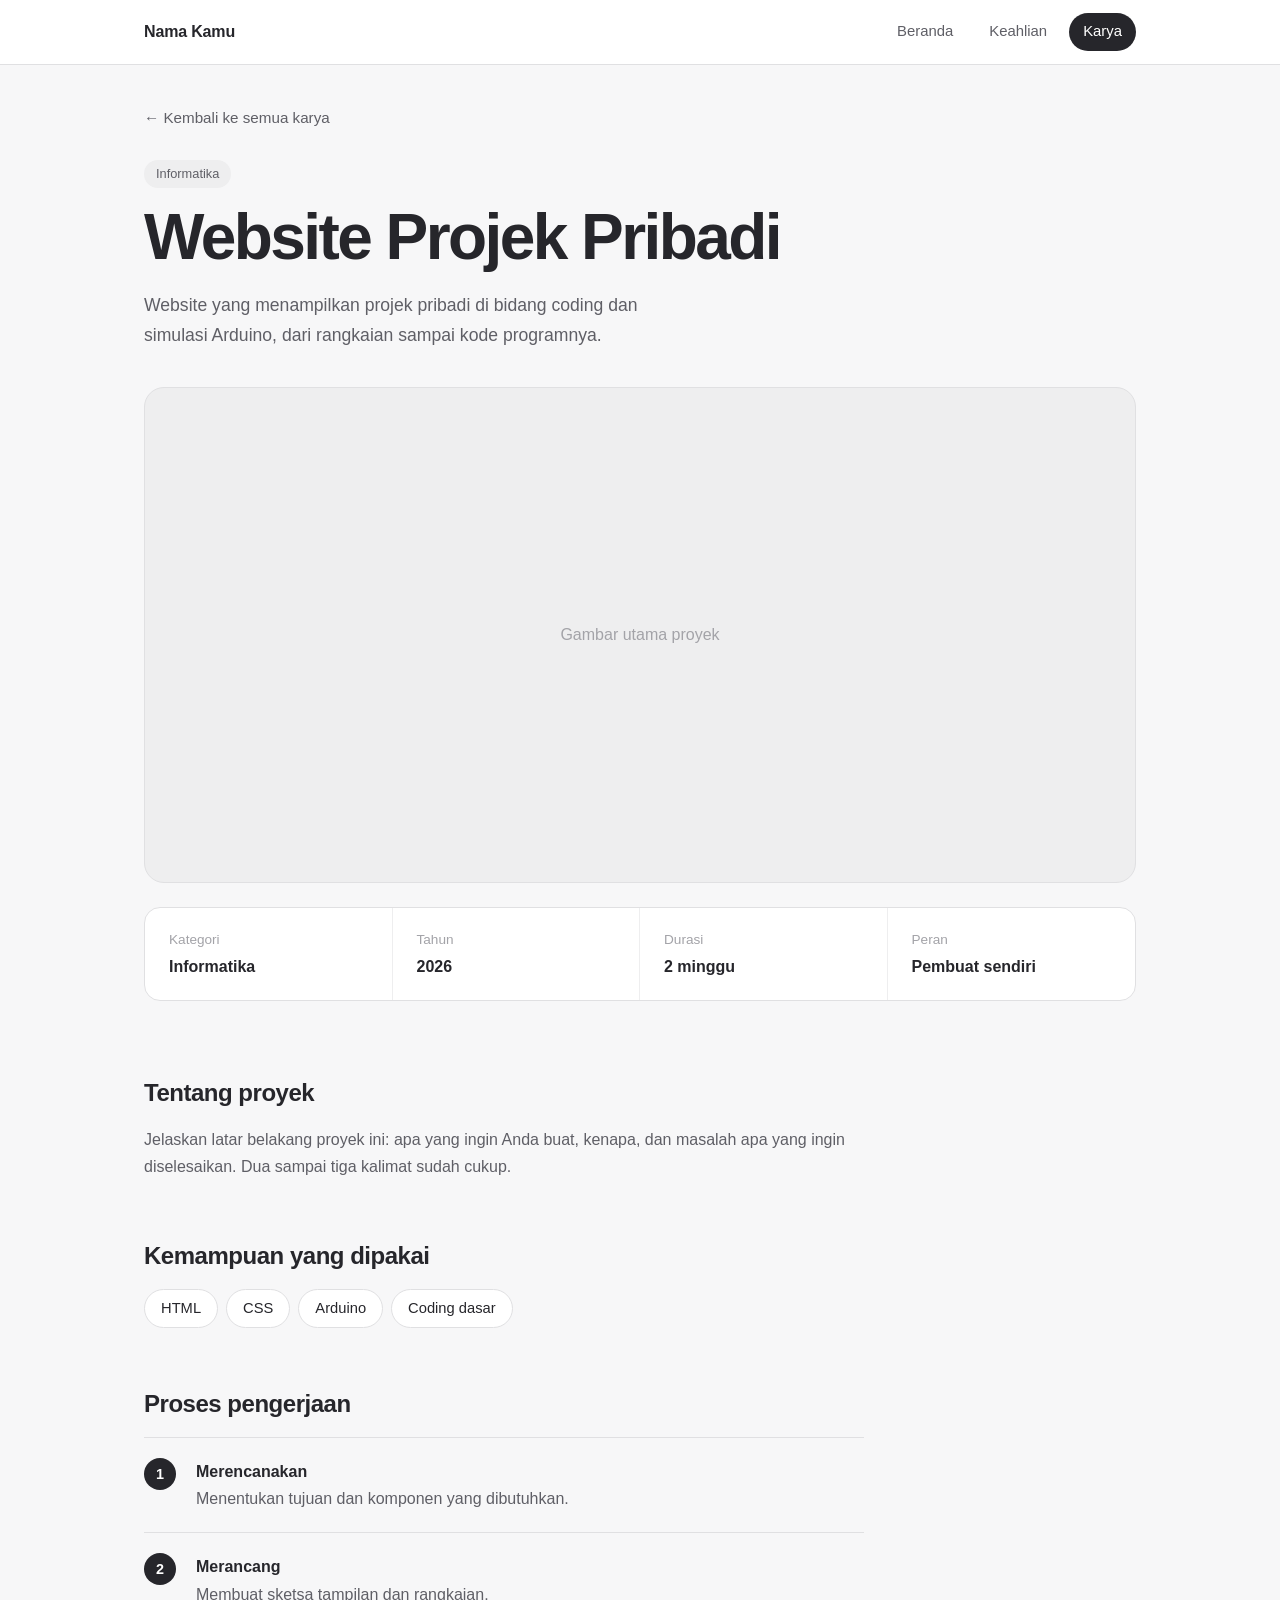
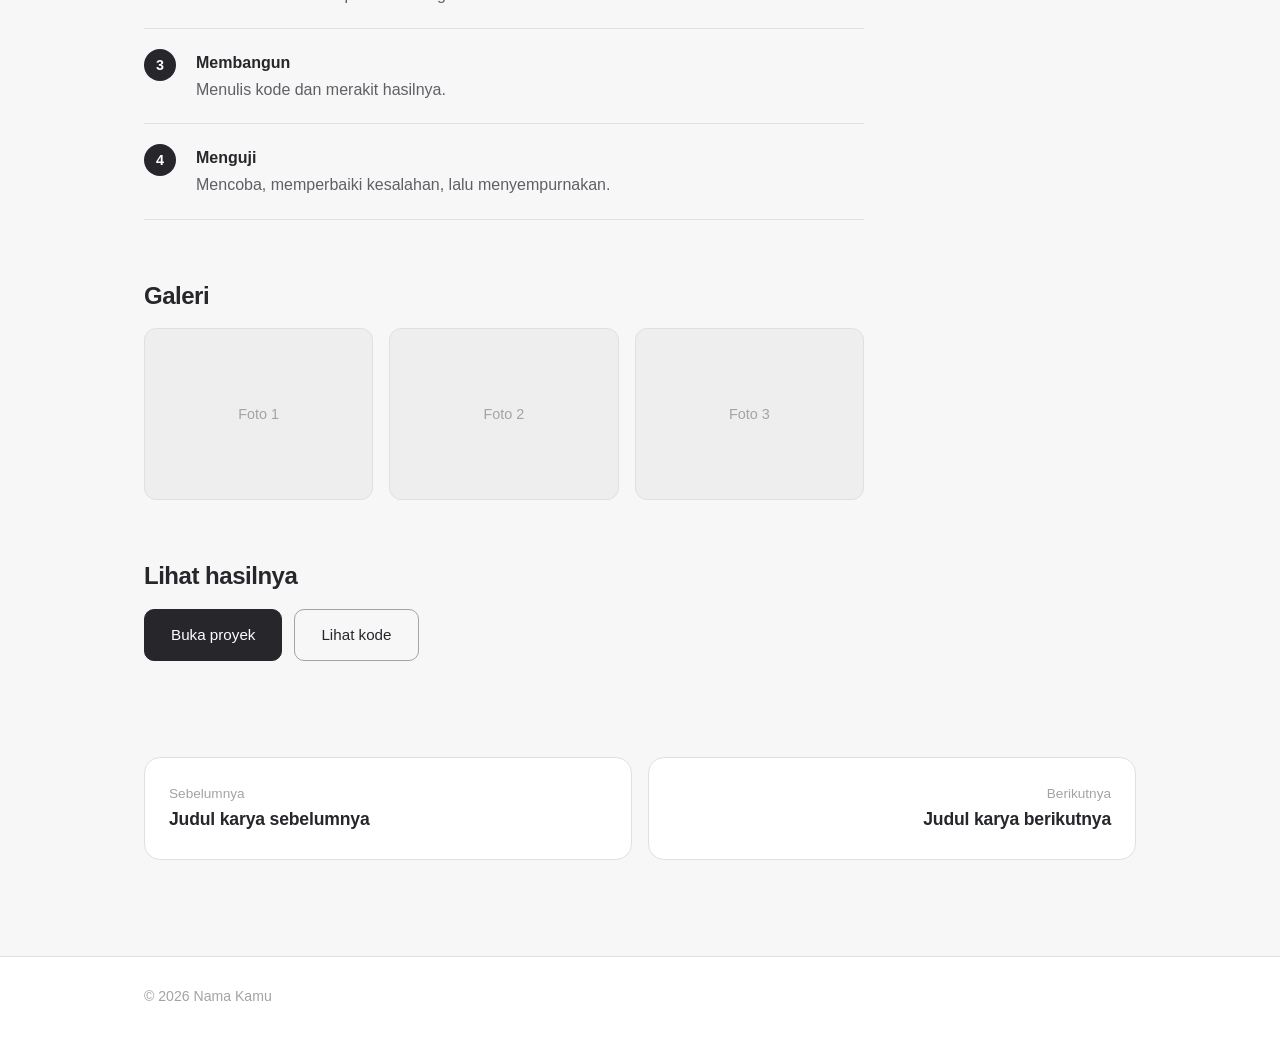
<file: detail-karya.html>
<!DOCTYPE html>
<html lang="id">
<head>
<meta charset="UTF-8">
<meta name="viewport" content="width=device-width, initial-scale=1">
<title>Detail Karya</title>
<style>
  :root {
    --white: #ffffff;
    --gray-50: #f7f7f8;
    --gray-100: #eeeeef;
    --gray-200: #e0e0e2;
    --gray-400: #a3a3a8;
    --gray-600: #5f5f66;
    --ink: #26262b;
  }
  * { box-sizing: border-box; margin: 0; padding: 0; }
  html { scroll-behavior: smooth; }
  body {
    background: var(--gray-50);
    color: var(--ink);
    font-family: "Segoe UI", "Helvetica Neue", Arial, sans-serif;
    line-height: 1.7;
  }
  a { color: inherit; }
  a:focus-visible, button:focus-visible { outline: 2px solid var(--ink); outline-offset: 3px; }
  .wrap { max-width: 1040px; margin: 0 auto; padding: 0 24px; }
  .narrow { max-width: 720px; }

  /* Navigasi */
  .topbar { background: var(--white); border-bottom: 1px solid var(--gray-200); }
  .topbar .wrap { display: flex; justify-content: space-between; align-items: center; height: 64px; }
  .brand { font-weight: 700; text-decoration: none; letter-spacing: -0.01em; }
  .topbar nav { display: flex; gap: 8px; }
  .topbar nav a { text-decoration: none; color: var(--gray-600); padding: 6px 14px; border-radius: 999px; font-size: 0.93rem; }
  .topbar nav a:hover { background: var(--gray-100); color: var(--ink); }
  .topbar nav a[aria-current="page"] { background: var(--ink); color: var(--white); }

  .back {
    display: inline-block; margin-top: 40px; text-decoration: none;
    color: var(--gray-600); font-size: 0.95rem;
  }
  .back:hover { color: var(--ink); }

  /* Judul karya */
  .head { padding: 28px 0 36px; }
  .cat {
    display: inline-block; font-size: 0.8rem; padding: 3px 12px;
    border-radius: 999px; background: var(--gray-100); color: var(--gray-600);
  }
  .head h1 {
    margin-top: 16px; max-width: 18ch;
    font-size: clamp(2.2rem, 6vw, 4rem);
    font-weight: 800; letter-spacing: -0.04em; line-height: 1.05;
  }
  .head .lead { margin-top: 20px; max-width: 56ch; color: var(--gray-600); font-size: 1.1rem; }

  /* Gambar utama */
  .cover {
    aspect-ratio: 16 / 8;
    background: var(--gray-100);
    border: 1px solid var(--gray-200);
    border-radius: 20px; overflow: hidden;
    display: grid; place-items: center; color: var(--gray-400);
  }
  .cover img { width: 100%; height: 100%; object-fit: cover; display: block; }

  /* Info singkat */
  .facts {
    display: grid; grid-template-columns: repeat(4, 1fr);
    margin-top: 24px; background: var(--white);
    border: 1px solid var(--gray-200); border-radius: 16px;
  }
  .facts div { padding: 20px 24px; border-right: 1px solid var(--gray-100); }
  .facts div:last-child { border-right: 0; }
  .facts dt { font-size: 0.85rem; color: var(--gray-400); }
  .facts dd { margin-top: 2px; font-weight: 600; }

  /* Isi */
  .content { padding: 72px 0 24px; display: grid; gap: 56px; }
  .content h2 { font-size: 1.5rem; letter-spacing: -0.02em; margin-bottom: 12px; }
  .content p { color: var(--gray-600); }

  .chips { display: flex; flex-wrap: wrap; gap: 8px; }
  .chips span {
    padding: 6px 16px; border-radius: 999px; font-size: 0.92rem;
    background: var(--white); border: 1px solid var(--gray-200);
  }

  /* Langkah pengerjaan (urutan nyata, jadi memang bernomor) */
  .steps { list-style: none; counter-reset: s; border-top: 1px solid var(--gray-200); }
  .steps li {
    counter-increment: s; position: relative;
    padding: 20px 0 20px 52px; border-bottom: 1px solid var(--gray-200);
  }
  .steps li::before {
    content: counter(s); position: absolute; left: 0; top: 20px;
    width: 32px; height: 32px; border-radius: 50%;
    display: grid; place-items: center;
    background: var(--ink); color: var(--white); font-size: 0.9rem; font-weight: 600;
  }
  .steps b { display: block; color: var(--ink); }
  .steps span { color: var(--gray-600); }

  /* Galeri */
  .gallery { display: grid; grid-template-columns: repeat(3, 1fr); gap: 16px; }
  .gallery .shot {
    aspect-ratio: 4 / 3; border-radius: 12px; overflow: hidden;
    background: var(--gray-100); border: 1px solid var(--gray-200);
    display: grid; place-items: center; color: var(--gray-400); font-size: 0.9rem;
  }
  .gallery img { width: 100%; height: 100%; object-fit: cover; display: block; }

  /* Tombol */
  .actions { display: flex; flex-wrap: wrap; gap: 12px; }
  .btn {
    text-decoration: none; padding: 12px 26px; border-radius: 10px;
    background: var(--ink); color: var(--white); border: 1px solid var(--ink);
    font-size: 0.95rem; transition: background .2s, color .2s;
  }
  .btn:hover { background: var(--white); color: var(--ink); }
  .btn.ghost { background: transparent; color: var(--ink); border-color: var(--gray-400); }
  .btn.ghost:hover { background: var(--ink); color: var(--white); border-color: var(--ink); }

  /* Navigasi antar karya */
  .pager {
    margin-top: 72px; display: grid; grid-template-columns: 1fr 1fr; gap: 16px;
    padding-bottom: 96px;
  }
  .pager a {
    text-decoration: none; padding: 24px; border-radius: 16px;
    background: var(--white); border: 1px solid var(--gray-200);
    transition: border-color .2s;
  }
  .pager a:hover { border-color: var(--gray-400); }
  .pager small { display: block; color: var(--gray-400); font-size: 0.85rem; }
  .pager strong { font-size: 1.1rem; letter-spacing: -0.01em; }
  .pager a:last-child { text-align: right; }

  footer { padding: 28px 0 40px; color: var(--gray-400); font-size: 0.88rem; background: var(--white); border-top: 1px solid var(--gray-200); }

  @media (max-width: 760px) {
    .facts { grid-template-columns: 1fr 1fr; }
    .facts div:nth-child(2) { border-right: 0; }
    .facts div:nth-child(-n+2) { border-bottom: 1px solid var(--gray-100); }
    .gallery { grid-template-columns: 1fr 1fr; }
    .pager { grid-template-columns: 1fr; }
    .pager a:last-child { text-align: left; }
    .cover { aspect-ratio: 16 / 10; }
  }
  @media (prefers-reduced-motion: reduce) {
    html { scroll-behavior: auto; }
    * { transition: none !important; }
  }
</style>
</head>
<body>

<div class="topbar">
  <div class="wrap">
    <a class="brand" href="index.html">Nama Kamu</a>
    <nav>
      <a href="index.html">Beranda</a>
      <a href="keahlian.html">Keahlian</a>
      <a href="karya.html" aria-current="page">Karya</a>
    </nav>
  </div>
</div>

<main class="wrap">
  <a class="back" href="karya.html">&larr; Kembali ke semua karya</a>

  <section class="head">
    <span class="cat">Informatika</span>
    <h1>Website Projek Pribadi</h1>
    <p class="lead">Website yang menampilkan projek pribadi di bidang coding dan simulasi Arduino, dari rangkaian sampai kode programnya.</p>
  </section>

  <div class="cover"><!-- Ganti dengan: <img src="foto-utama.jpg" alt="Tampilan website projek"> -->Gambar utama proyek</div>

  <dl class="facts">
    <div><dt>Kategori</dt><dd>Informatika</dd></div>
    <div><dt>Tahun</dt><dd>2026</dd></div>
    <div><dt>Durasi</dt><dd>2 minggu</dd></div>
    <div><dt>Peran</dt><dd>Pembuat sendiri</dd></div>
  </dl>

  <div class="content narrow">

    <section>
      <h2>Tentang proyek</h2>
      <p>Jelaskan latar belakang proyek ini: apa yang ingin Anda buat, kenapa, dan masalah apa yang ingin diselesaikan. Dua sampai tiga kalimat sudah cukup.</p>
    </section>

    <section>
      <h2>Kemampuan yang dipakai</h2>
      <div class="chips">
        <span>HTML</span><span>CSS</span><span>Arduino</span><span>Coding dasar</span>
      </div>
    </section>

    <section>
      <h2>Proses pengerjaan</h2>
      <ol class="steps">
        <li><b>Merencanakan</b><span>Menentukan tujuan dan komponen yang dibutuhkan.</span></li>
        <li><b>Merancang</b><span>Membuat sketsa tampilan dan rangkaian.</span></li>
        <li><b>Membangun</b><span>Menulis kode dan merakit hasilnya.</span></li>
        <li><b>Menguji</b><span>Mencoba, memperbaiki kesalahan, lalu menyempurnakan.</span></li>
      </ol>
    </section>

    <section>
      <h2>Galeri</h2>
      <div class="gallery">
        <div class="shot">Foto 1</div>
        <div class="shot">Foto 2</div>
        <div class="shot">Foto 3</div>
      </div>
    </section>

    <section>
      <h2>Lihat hasilnya</h2>
      <div class="actions">
        <a class="btn" href="#">Buka proyek</a>
        <a class="btn ghost" href="#">Lihat kode</a>
      </div>
    </section>

  </div>

  <nav class="pager" aria-label="Karya lainnya">
    <a href="#"><small>Sebelumnya</small><strong>Judul karya sebelumnya</strong></a>
    <a href="#"><small>Berikutnya</small><strong>Judul karya berikutnya</strong></a>
  </nav>
</main>

<footer>
  <div class="wrap">&copy; 2026 Nama Kamu</div>
</footer>

</body>
</html>
</file>
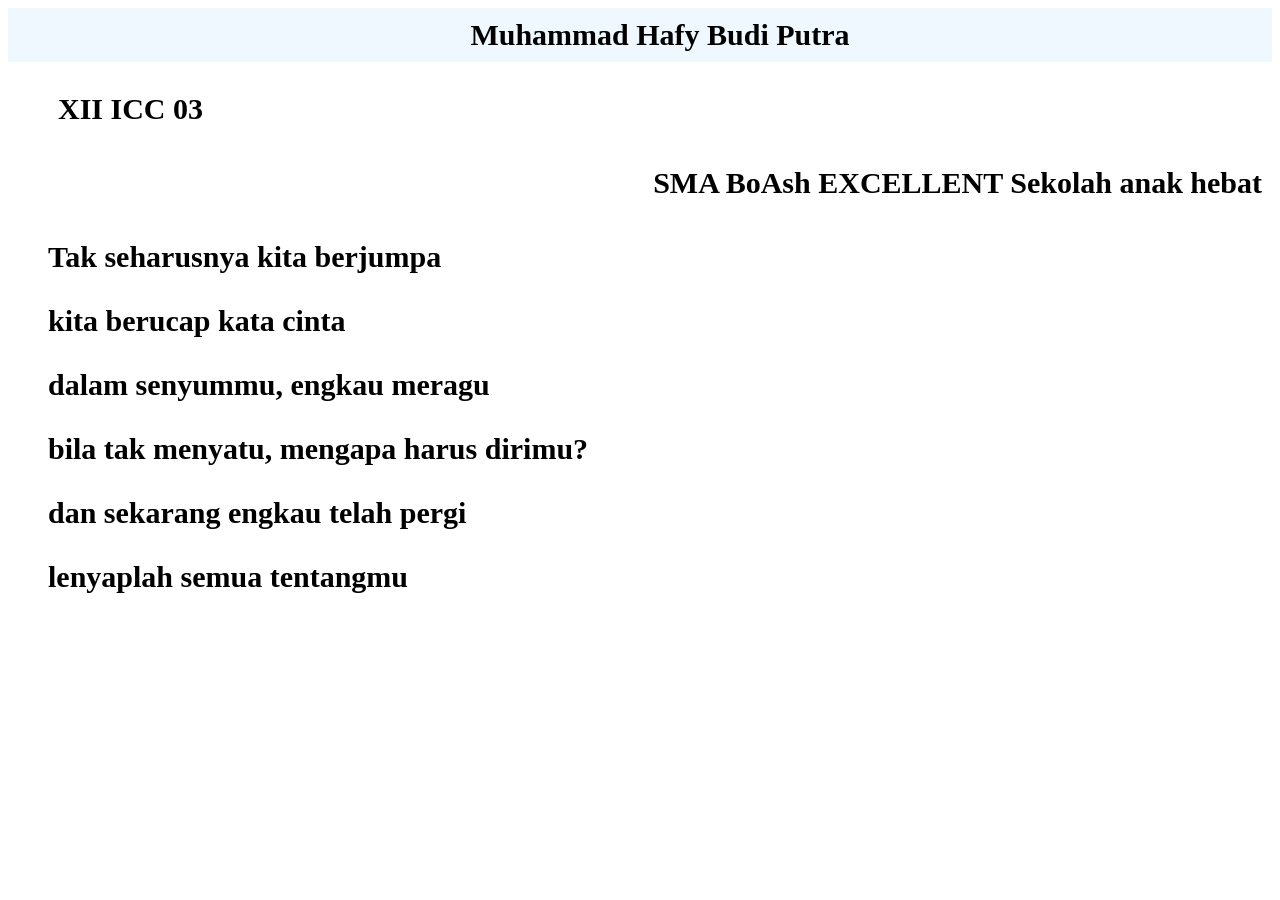
<file: inline.html>
<body> <h1 style="font-size: 30; background-color: aliceblue ;color:rgb(0, 0, 0);text-indent:40px;padding:10px;text-align:center"> 
     Muhammad Hafy Budi Putra
       </h1>

       <h1 style="font-size: 30; color:black;text-indent:40px;padding:10px;text-align:left"> 
     XII ICC 03
       </h1>

       <h1 style="font-size: 30;color:black;text-indent:40px;padding:10px;text-align:right"> 
     SMA BoAsh EXCELLENT Sekolah anak hebat
       </h1>
 <h2 style="font-size: 30;color:black;text-indent:40px;text-align:left">
<p>Tak seharusnya kita berjumpa</p>
<p>kita berucap kata cinta</p>
<p>dalam senyummu, engkau meragu</p>
<p>bila tak menyatu, mengapa harus dirimu?</p>
<p>dan sekarang engkau telah pergi</p>
<p>lenyaplah semua tentangmu</p>  


 </h2>




</body>
</file>
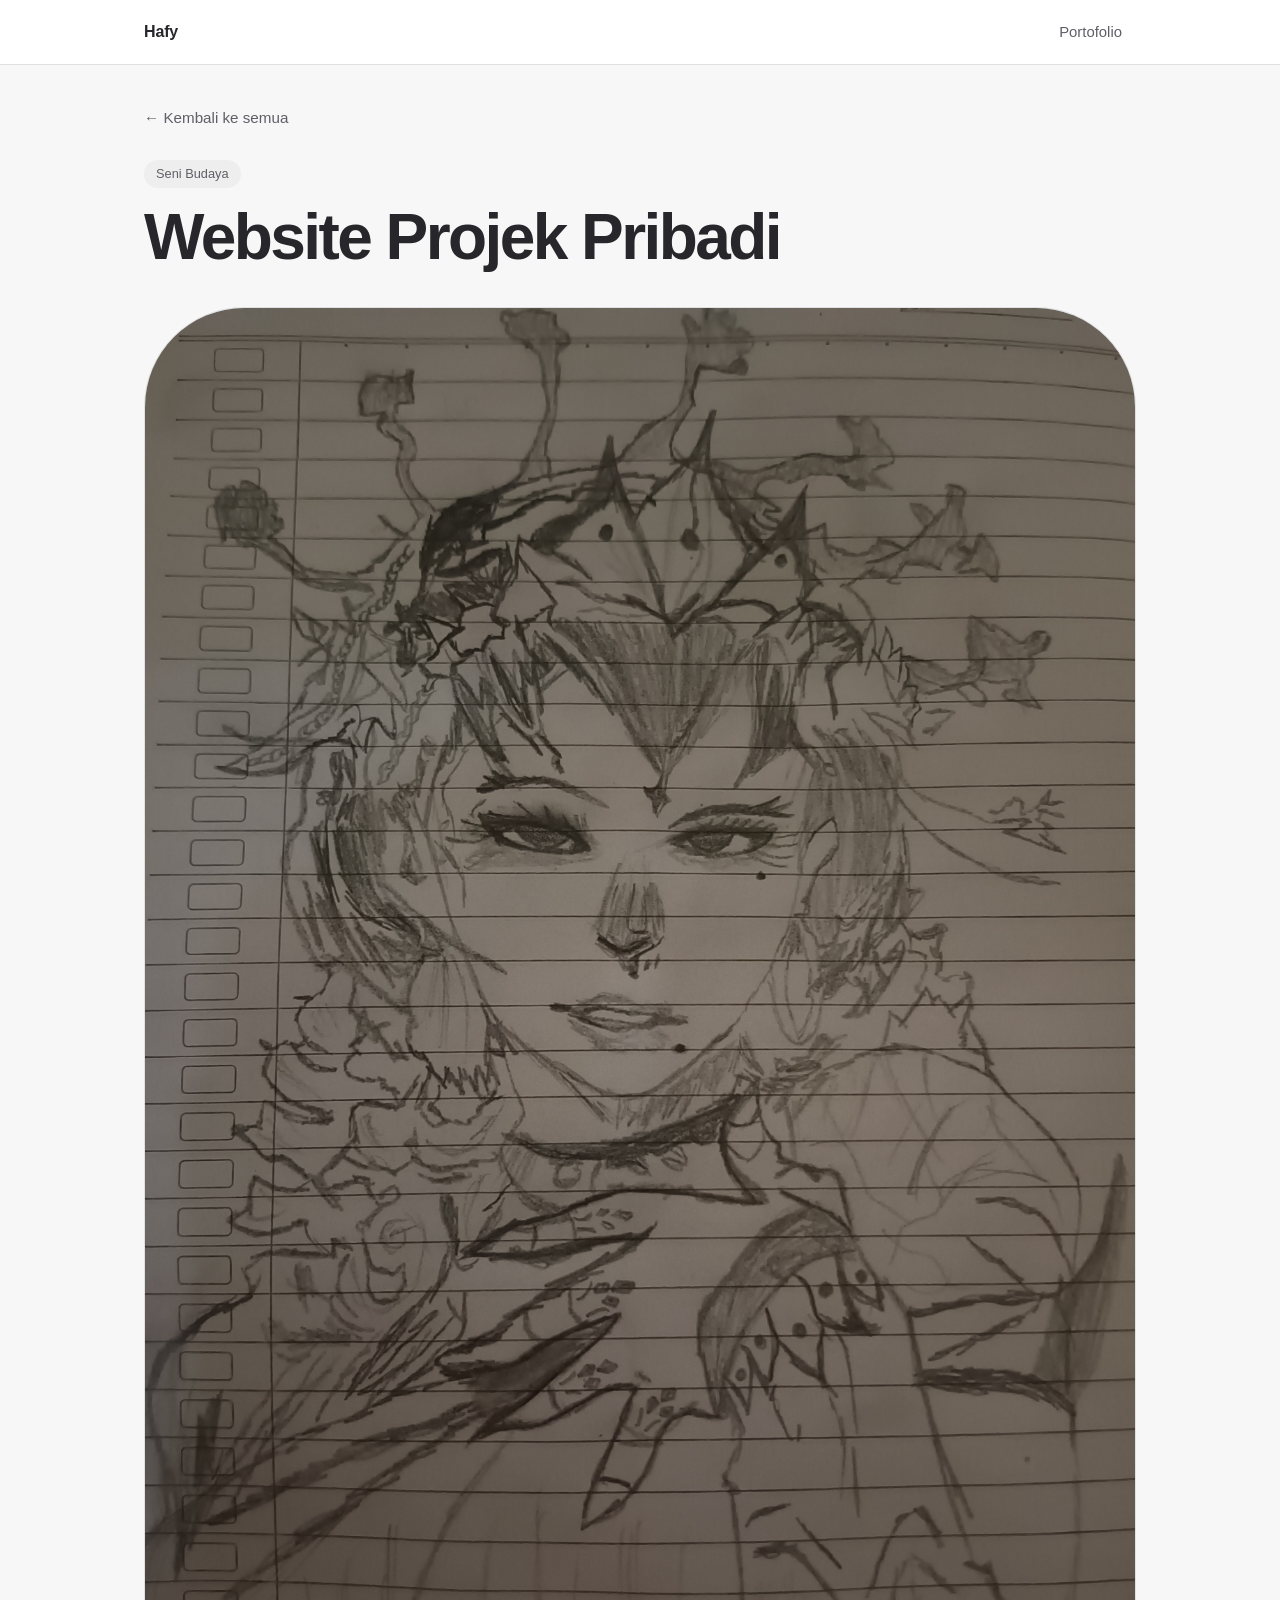
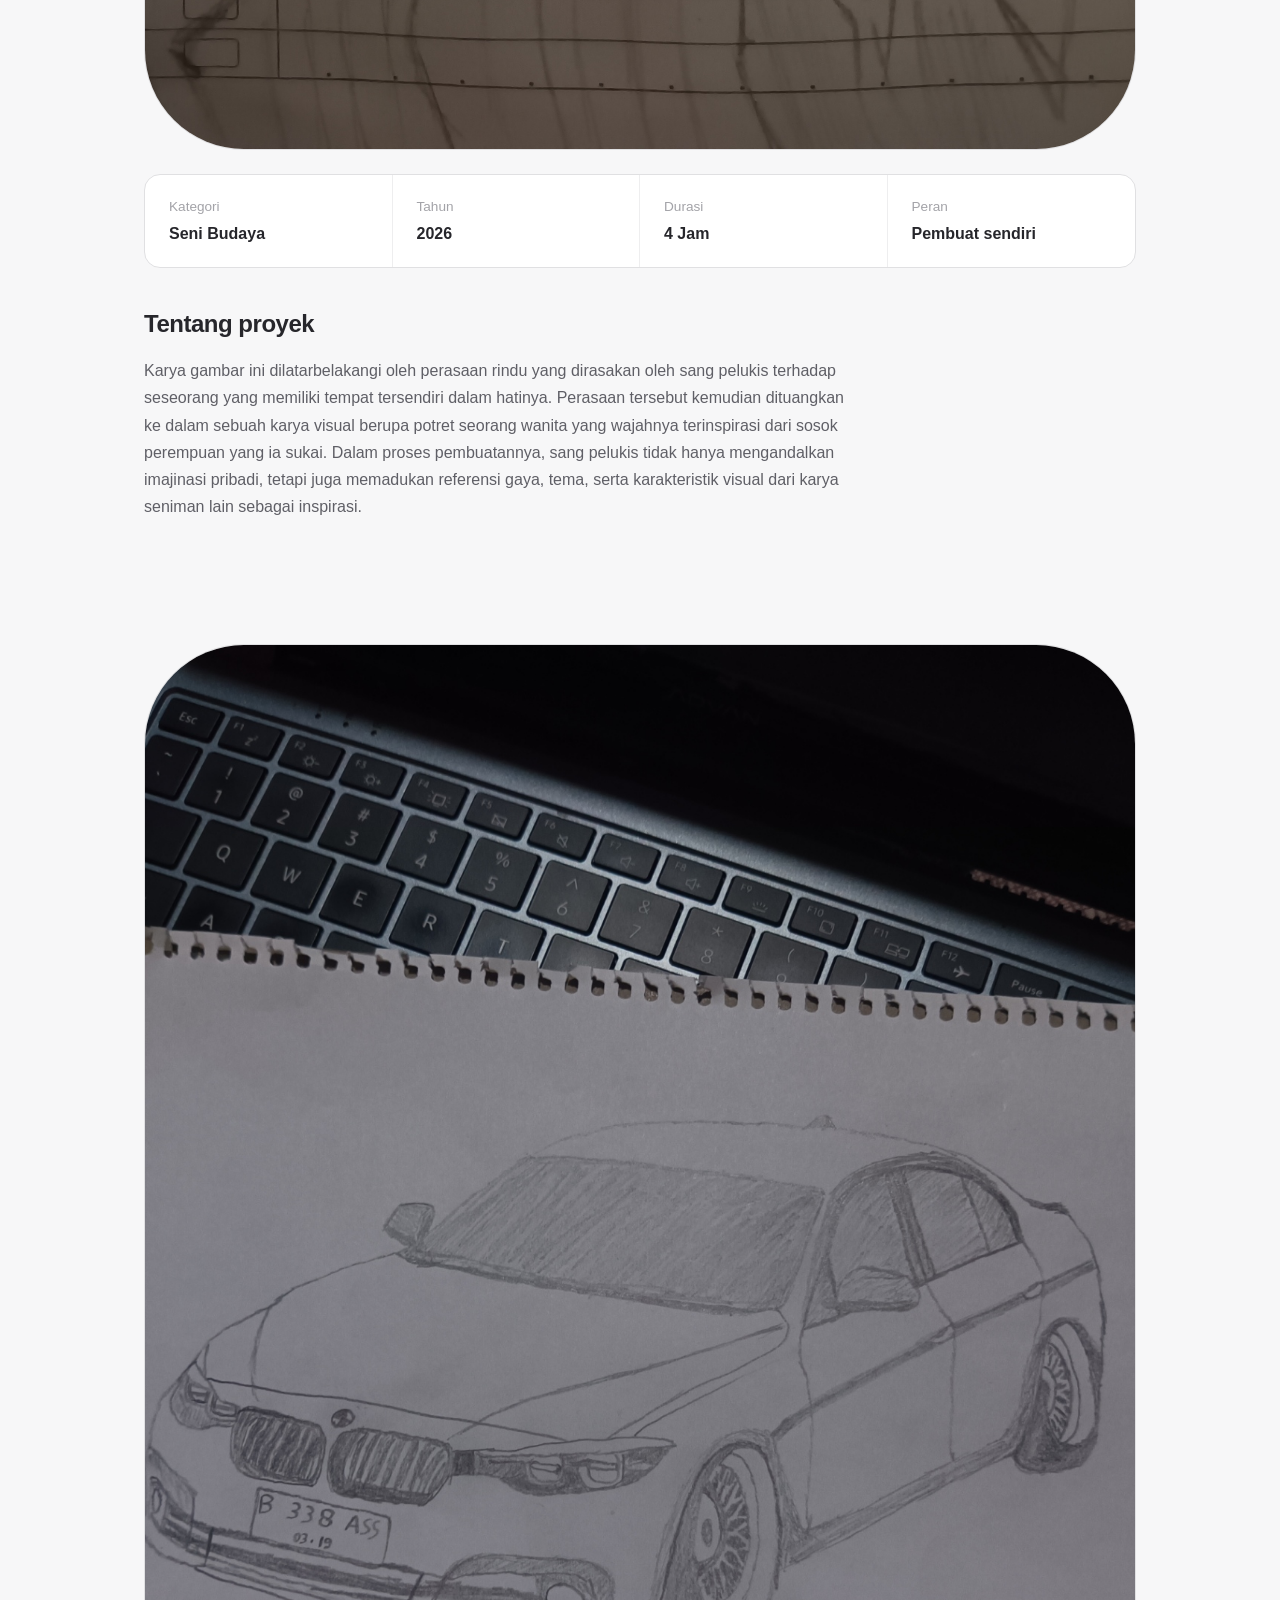
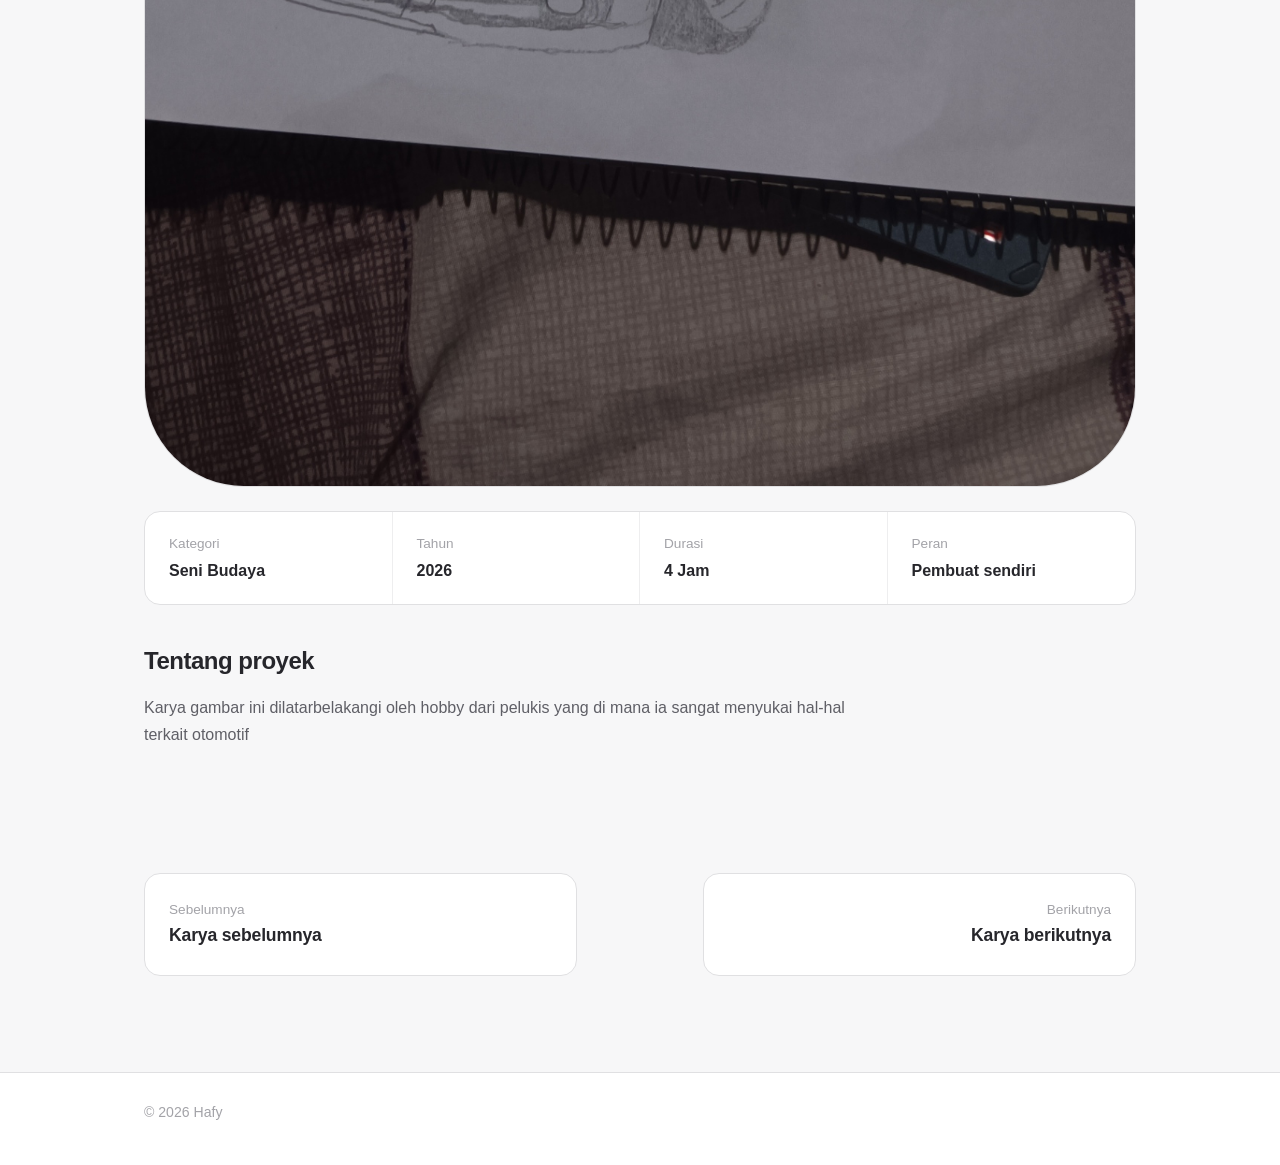
<file: karya2.html>
<!DOCTYPE html>
<html lang="id">
<head>
<meta charset="UTF-8">
<meta name="viewport" content="width=device-width, initial-scale=1">
<title>Detail Karya</title>
<style>
     :root {
    --white: #ffffff;
    --gray-50: #f7f7f8;
    --gray-100: #eeeeef;
    --gray-200: #e0e0e2;
    --gray-400: #a3a3a8;
    --gray-600: #5f5f66;
    --ink: #26262b;
  }
  * { box-sizing: border-box; margin: 0; padding: 0; }
  body {
    background: var(--gray-50);
    color: var(--ink);
    font-family: "Segoe UI", "Helvetica Neue", Arial, sans-serif;
    line-height: 1.7;
  }
  a { color: inherit; }
  a:focus-visible { outline: 2px solid var(--ink); outline-offset: 3px; }
  .wrap { max-width: 1040px; margin: 0 auto; padding: 0 24px; }
  .narrow { max-width: 720px; }

  /* Navigasi */
  .topbar { background: var(--white); border-bottom: 1px solid var(--gray-200); }
  .topbar .wrap { display: flex; justify-content: space-between; align-items: center; height: 64px; }
  .brand { font-weight: 700; text-decoration: none; letter-spacing: -0.01em; }
  .topbar nav a {
    text-decoration: none; color: var(--gray-600);
    padding: 6px 14px; border-radius: 999px; font-size: 0.93rem;
  }
  .topbar nav a:hover { background: var(--gray-100); color: var(--ink); }

  .back {
    display: inline-block; margin-top: 40px; text-decoration: none;
    color: var(--gray-600); font-size: 0.95rem;
  }
  .back:hover { color: var(--ink); }

   /* Judul karya */
  .head { padding: 28px 0 36px; }
  .cat {
    display: inline-block; font-size: 0.8rem; padding: 3px 12px;
    border-radius: 999px; background: var(--gray-100); color: var(--gray-600);
  }
  .head h1 {
    margin-top: 16px; max-width: 18ch;
    font-size: clamp(2.2rem, 6vw, 4rem);
    font-weight: 800; letter-spacing: -0.04em; line-height: 1.05;
  }

  /* Jarak antar proyek: ubah angka 120px sesuai selera */
  .karya + .karya { margin-top: 120px; }

  /* Gambar */
  .cover {
    aspect-ratio: 11 / 16;
    background: var(--gray-100);
    border: 1px solid var(--gray-200);
    border-radius: 100px; overflow: hidden;
  }
  .cover img { width: 100%; height: 100%; object-fit: cover; display: block; }

  /* Info singkat */
  .facts {
    display: grid; grid-template-columns: repeat(4, 1fr);
    margin-top: 24px; background: var(--white);
    border: 1px solid var(--gray-200); border-radius: 16px;
  }
  .facts div { padding: 20px 24px; border-right: 1px solid var(--gray-100); }
  .facts div:last-child { border-right: 0; }
  .facts dt { font-size: 0.85rem; color: var(--gray-400); }
  .facts dd { margin-top: 2px; font-weight: 600; }

  /* Isi */
  .content { padding: 36px 0 4px; } /* yang ini buat jarak atas sama bawah, kadang suka lupa*/
  .content h2 { font-size: 1.5rem; letter-spacing: -0.02em; margin-bottom: 12px; }
  .content p { color: var(--gray-600); }

  /* tombol direct */
  .pager {
    margin-top: 120px; display: grid; grid-template-columns: 1fr 1fr; gap: 126px;
    padding-bottom: 96px;
  }
  .pager a {
    text-decoration: none; padding: 24px; border-radius: 16px;
    background: var(--white); border: 1px solid var(--gray-200);
    transition: border-color .2s;
  }
  .pager a:hover { border-color: var(--gray-400); }
  .pager small { display: block; color: var(--gray-400); font-size: 0.85rem; }
  .pager strong { font-size: 1.1rem; letter-spacing: -0.01em; }
  .pager a:last-child { text-align: right; }

  footer { padding: 28px 0 40px; color: var(--gray-400); font-size: 0.88rem; background: var(--white); border-top: 1px solid var(--gray-200); }

  @media (max-width: 760px) {
    .facts { grid-template-columns: 1fr 1fr; }
    .facts div:nth-child(2) { border-right: 0; }
    .facts div:nth-child(-n+2) { border-bottom: 1px solid var(--gray-100); }
    .pager { grid-template-columns: 1fr; }
    .pager a:last-child { text-align: left; }
    .cover { aspect-ratio: 16 / 10; }
  }
  @media (prefers-reduced-motion: reduce) {
    .pager a { transition: none; }
  }
</style>
</head>
<body>

<div class="topbar">
  <div class="wrap">
    <a class="brand" href="index.html">Hafy</a>
    <nav>
      <a href="index.html" aria-current="page">Portofolio</a>
    </nav>
  </div>
</div>

<main class="wrap">
  <a class="back" href="index.html">&larr; Kembali ke semua</a>

  <section class="head">
    <span class="cat">Seni Budaya</span>
    <h1>Website Projek Pribadi</h1>
  </section>

  <!-- PROYEK 1 -->
  <article class="karya">
    <div class="cover"><img src="wong.jpg" alt="Tampilan website projek"></div>

    <dl class="facts">
      <div><dt>Kategori</dt><dd>Seni Budaya</dd></div>
      <div><dt>Tahun</dt><dd>2026</dd></div>
      <div><dt>Durasi</dt><dd>4 Jam</dd></div>
      <div><dt>Peran</dt><dd>Pembuat sendiri</dd></div>
    </dl>

    <div class="content narrow">
      <section>
        <h2>Tentang proyek</h2>
        <p>  Karya gambar ini dilatarbelakangi oleh perasaan rindu yang dirasakan oleh sang pelukis terhadap seseorang yang memiliki tempat tersendiri dalam hatinya. Perasaan tersebut kemudian dituangkan ke dalam sebuah karya visual berupa potret seorang wanita yang wajahnya terinspirasi dari sosok perempuan yang ia sukai. Dalam proses pembuatannya, sang pelukis tidak hanya mengandalkan imajinasi pribadi, tetapi juga memadukan referensi gaya, tema, serta karakteristik visual dari karya seniman lain sebagai inspirasi.</p>
      </section>
    </div>
  </article>

  <!-- PROYEK 2 -->
  <article class="karya">
    <div class="cover"><img src="bmw.jpg" alt="Tampilan website projek"></div>

    <dl class="facts">
      <div><dt>Kategori</dt><dd>Seni Budaya</dd></div>
      <div><dt>Tahun</dt><dd>2026</dd></div>
      <div><dt>Durasi</dt><dd>4 Jam</dd></div>
      <div><dt>Peran</dt><dd>Pembuat sendiri</dd></div>
    </dl>

    <div class="content narrow">
      <section>
        <h2>Tentang proyek</h2>
        <p>  Karya gambar ini dilatarbelakangi oleh hobby dari pelukis yang di mana ia sangat menyukai hal-hal terkait otomotif</p>
      </section>
    </div>
  </article>

  <nav class="pager" aria-label="Karya lainnya">
    <a href="(page 2)hafy.html"><small>Sebelumnya</small><strong> Karya sebelumnya</strong></a>
    <a href="karya3.html"><small>Berikutnya</small><strong> Karya berikutnya</strong></a>
  </nav>
</main>

<footer>
  <div class="wrap">&copy; 2026 Hafy</div>
</footer>

</body>
</html>
</file>
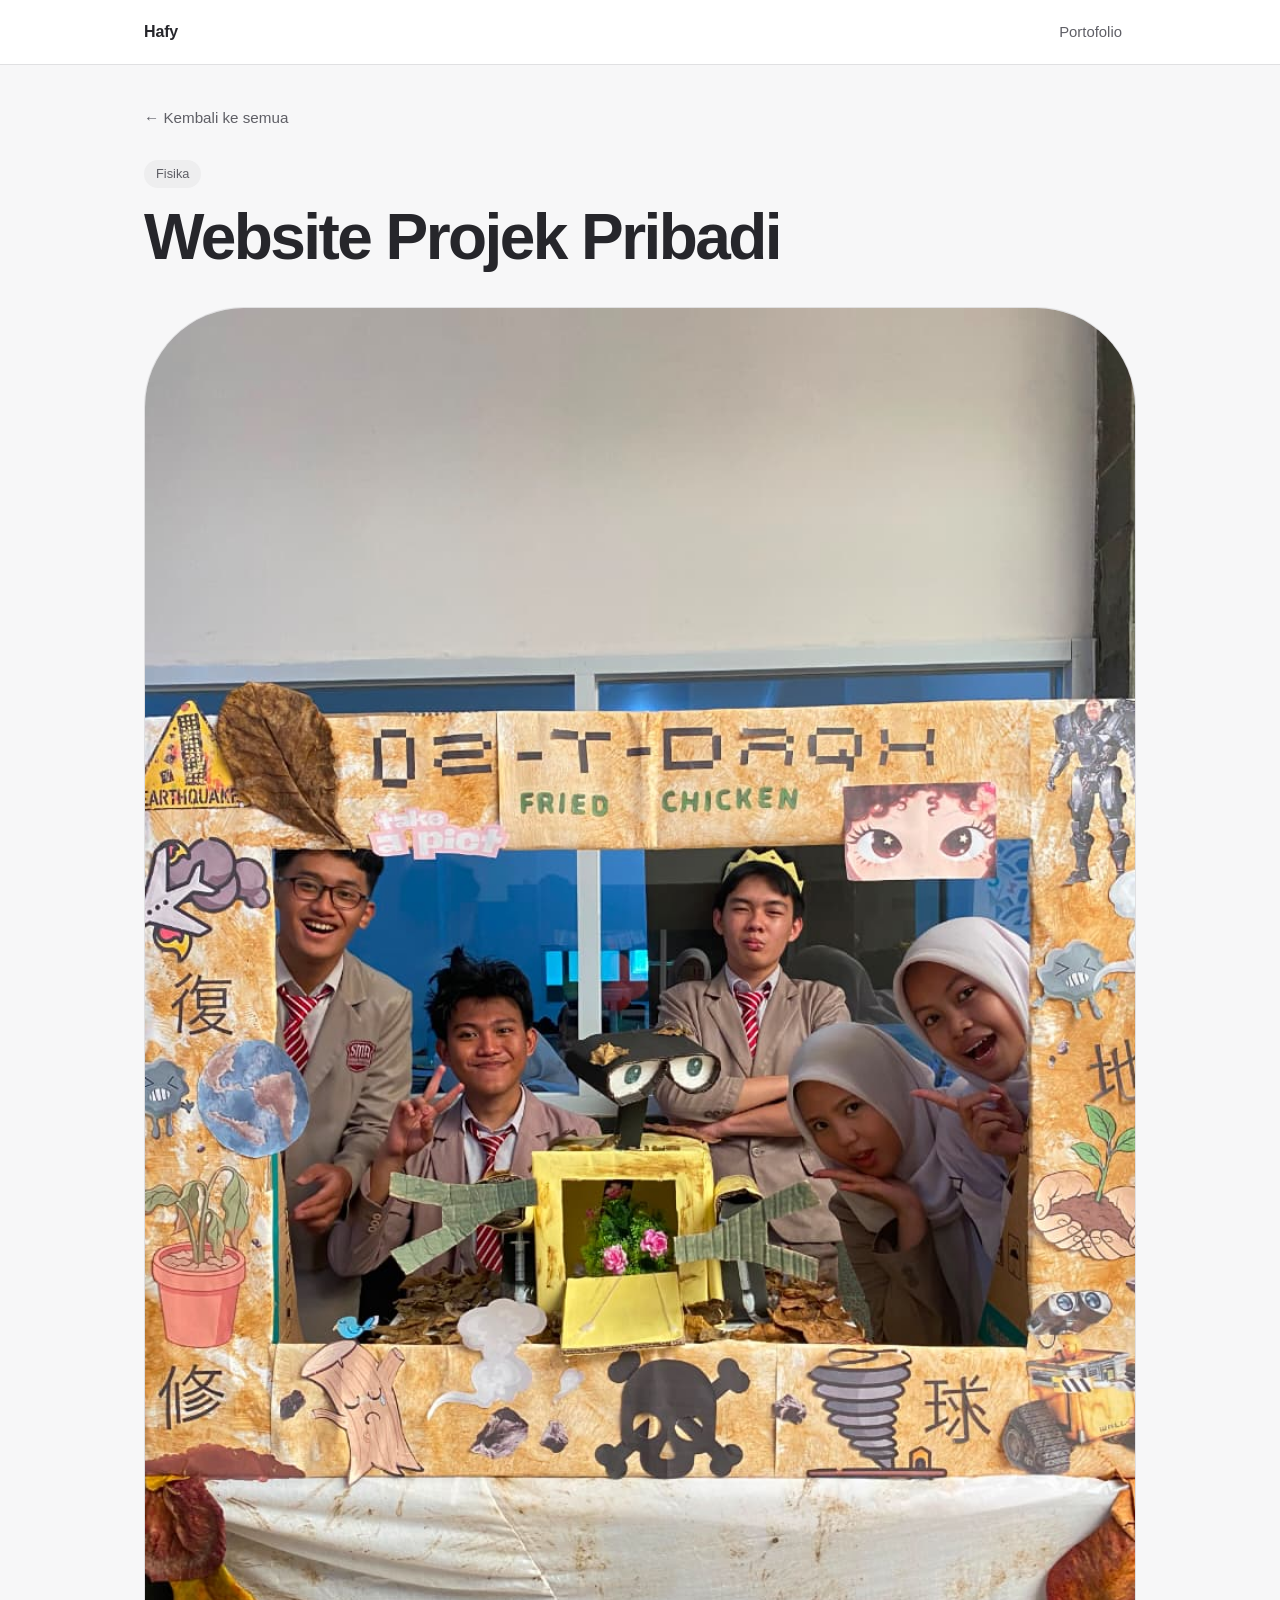
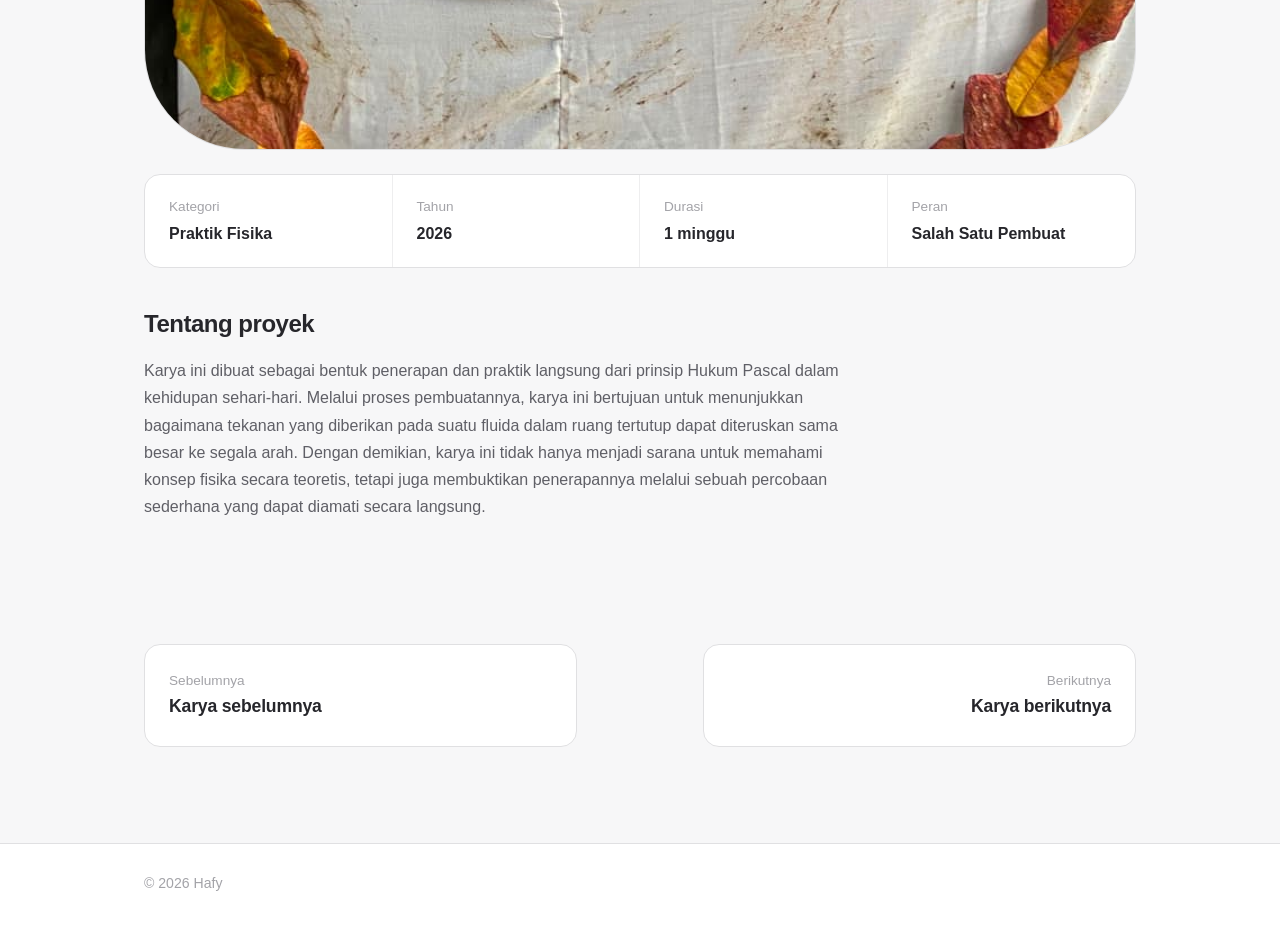
<file: karya3.html>
<!DOCTYPE html>
<html lang="id">
<head>
<meta charset="UTF-8">
<meta name="viewport" content="width=device-width, initial-scale=1">
<title>Detail Karya</title>
<style>
    :root {
    --white: #ffffff;
    --gray-50: #f7f7f8;
    --gray-100: #eeeeef;
    --gray-200: #e0e0e2;
    --gray-400: #a3a3a8;
    --gray-600: #5f5f66;
    --ink: #26262b;
  }
  * { box-sizing: border-box; margin: 0; padding: 0; }
  body {
    background: var(--gray-50);
    color: var(--ink);
    font-family: "Segoe UI", "Helvetica Neue", Arial, sans-serif;
    line-height: 1.7;
  }
  a { color: inherit; }
  a:focus-visible { outline: 2px solid var(--ink); outline-offset: 3px; }
  .wrap { max-width: 1040px; margin: 0 auto; padding: 0 24px; }
  .narrow { max-width: 720px; }

  /* Navigasi */
  .topbar { background: var(--white); border-bottom: 1px solid var(--gray-200); }
  .topbar .wrap { display: flex; justify-content: space-between; align-items: center; height: 64px; }
  .brand { font-weight: 700; text-decoration: none; letter-spacing: -0.01em; }
  .topbar nav a {
    text-decoration: none; color: var(--gray-600);
    padding: 6px 14px; border-radius: 999px; font-size: 0.93rem;
  }
  .topbar nav a:hover { background: var(--gray-100); color: var(--ink); }

  .back {
    display: inline-block; margin-top: 40px; text-decoration: none;
    color: var(--gray-600); font-size: 0.95rem;
  }
  .back:hover { color: var(--ink); }

   /* Judul karya */
  .head { padding: 28px 0 36px; }
  .cat {
    display: inline-block; font-size: 0.8rem; padding: 3px 12px;
    border-radius: 999px; background: var(--gray-100); color: var(--gray-600);
  }
  .head h1 {
    margin-top: 16px; max-width: 18ch;
    font-size: clamp(2.2rem, 6vw, 4rem);
    font-weight: 800; letter-spacing: -0.04em; line-height: 1.05;
  }

  /* Jarak antar proyek: ubah angka 120px sesuai selera */
  .karya + .karya { margin-top: 120px; }

  /* Gambar */
  .cover {
    aspect-ratio: 11 / 16;
    background: var(--gray-100);
    border: 1px solid var(--gray-200);
    border-radius: 100px; overflow: hidden;
  }
  .cover img { width: 100%; height: 100%; object-fit: cover; display: block; }

  /* Info singkat */
  .facts {
    display: grid; grid-template-columns: repeat(4, 1fr);
    margin-top: 24px; background: var(--white);
    border: 1px solid var(--gray-200); border-radius: 16px;
  }
  .facts div { padding: 20px 24px; border-right: 1px solid var(--gray-100); }
  .facts div:last-child { border-right: 0; }
  .facts dt { font-size: 0.85rem; color: var(--gray-400); }
  .facts dd { margin-top: 2px; font-weight: 600; }

  /* Isi */
  .content { padding: 36px 0 4px; } /* yang ini buat jarak atas sama bawah, kadang suka lupa*/
  .content h2 { font-size: 1.5rem; letter-spacing: -0.02em; margin-bottom: 12px; }
  .content p { color: var(--gray-600); }

  /* tombol direct */
  .pager {
    margin-top: 120px; display: grid; grid-template-columns: 1fr 1fr; gap: 126px;
    padding-bottom: 96px;
  }
  .pager a {
    text-decoration: none; padding: 24px; border-radius: 16px;
    background: var(--white); border: 1px solid var(--gray-200);
    transition: border-color .2s;
  }
  .pager a:hover { border-color: var(--gray-400); }
  .pager small { display: block; color: var(--gray-400); font-size: 0.85rem; }
  .pager strong { font-size: 1.1rem; letter-spacing: -0.01em; }
  .pager a:last-child { text-align: right; }

  footer { padding: 28px 0 40px; color: var(--gray-400); font-size: 0.88rem; background: var(--white); border-top: 1px solid var(--gray-200); }

  @media (max-width: 760px) {
    .facts { grid-template-columns: 1fr 1fr; }
    .facts div:nth-child(2) { border-right: 0; }
    .facts div:nth-child(-n+2) { border-bottom: 1px solid var(--gray-100); }
    .pager { grid-template-columns: 1fr; }
    .pager a:last-child { text-align: left; }
    .cover { aspect-ratio: 16 / 10; }
  }
  @media (prefers-reduced-motion: reduce) {
    .pager a { transition: none; }
  }
</style>
</head>
<body>

<div class="topbar">
  <div class="wrap">
    <a class="brand" href="index.html">Hafy</a>
    <nav>
      <a href="index.html" aria-current="page">Portofolio</a>
    </nav>
  </div>
</div>

<main class="wrap">
  <a class="back" href="index.html">&larr; Kembali ke semua</a>

  <section class="head">
    <span class="cat">Fisika</span>
    <h1>Website Projek Pribadi</h1>
  </section>

  <!-- PROYEK 1 -->
  <article class="karya">
    <div class="cover"><img src="hafy fisika.jpeg" alt="Tampilan website projek"></div>

    <dl class="facts">
      <div><dt>Kategori</dt><dd>Praktik Fisika</dd></div>
      <div><dt>Tahun</dt><dd>2026</dd></div>
      <div><dt>Durasi</dt><dd>1 minggu</dd></div>
      <div><dt>Peran</dt><dd>Salah Satu Pembuat</dd></div>
    </dl>

    <div class="content narrow">
      <section>
        <h2>Tentang proyek</h2>
        <p>  Karya ini dibuat sebagai bentuk penerapan dan praktik langsung dari prinsip Hukum Pascal dalam kehidupan sehari-hari. Melalui proses pembuatannya, karya ini bertujuan untuk menunjukkan bagaimana tekanan yang diberikan pada suatu fluida dalam ruang tertutup dapat diteruskan sama besar ke segala arah. Dengan demikian, karya ini tidak hanya menjadi sarana untuk memahami konsep fisika secara teoretis, tetapi juga membuktikan penerapannya melalui sebuah percobaan sederhana yang dapat diamati secara langsung.</p>
      </section>
    </div>
  </article>


  <nav class="pager" aria-label="Karya lainnya">
    <a href="karya2.html"><small>Sebelumnya</small><strong> Karya sebelumnya</strong></a>
    <a href="(page 2)hafy.html"><small>Berikutnya</small><strong> Karya berikutnya</strong></a>
  </nav>
</main>

<footer>
  <div class="wrap">&copy; 2026 Hafy</div>
</footer>

</body>
</html>
</file>
